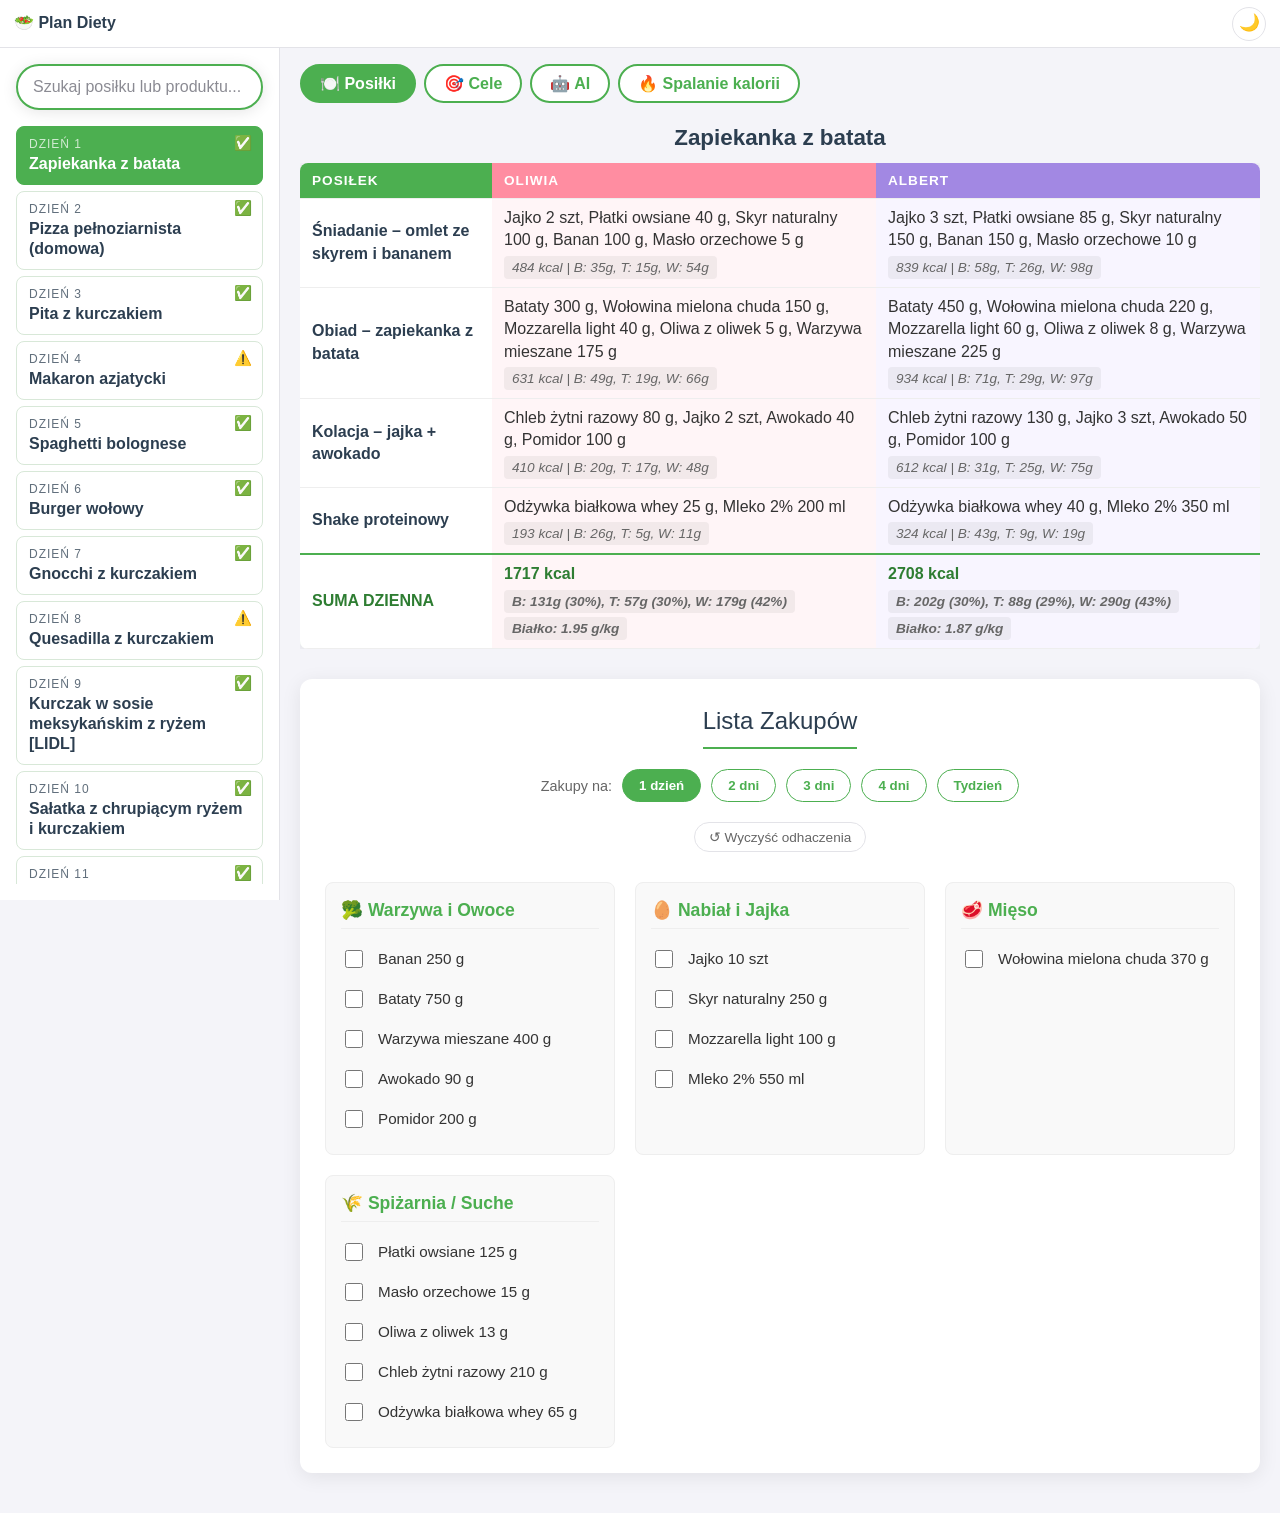
<file: index.html>
<!DOCTYPE html>
<html lang="pl">
<head>
    <meta charset="UTF-8">
    <meta name="viewport" content="width=device-width, initial-scale=1.0">
    <title>Plan Diety - Oliwia i Albert (v2.0)</title>
    <script>
        // Ustawia motyw przed pierwszym malowaniem, żeby uniknąć mignięcia jasnego tła.
        (function () {
            var stored = null;
            try { stored = localStorage.getItem('hit-macros-theme'); } catch (e) {}
            var dark = stored
                ? stored === 'dark'
                : (window.matchMedia && window.matchMedia('(prefers-color-scheme: dark)').matches);
            document.documentElement.setAttribute('data-theme', dark ? 'dark' : 'light');
        })();
    </script>
    <link rel="stylesheet" href="style.css">
</head>
<body>

    <header class="topbar">
        <button class="hamburger" id="sidebar-toggle" aria-expanded="false" aria-controls="day-list" onclick="toggleSidebar()">☰</button>
        <span class="topbar-title">🥗 Plan Diety</span>
        <span class="topbar-spacer"></span>
        <button class="theme-toggle" id="theme-toggle" onclick="toggleTheme()" aria-label="Przełącz motyw" title="Przełącz motyw">🌙</button>
    </header>

    <div class="layout">
        <aside class="sidebar" id="sidebar">
            <div class="search-container">
                <input type="text" id="meal-search" placeholder="Szukaj posiłku lub produktu..." oninput="searchMeals()">
                <div id="search-results" class="search-results"></div>
            </div>

            <nav class="day-list" id="day-list">
                <!-- Generowane dynamicznie przez JS -->
            </nav>
        </aside>

        <main class="main">
            <nav class="tabs">
                <button class="tab-btn active" id="tab-btn-meals" onclick="switchTab('meals')">🍽️ Posiłki</button>
                <button class="tab-btn" id="tab-btn-cele" onclick="switchTab('cele')">🎯 Cele</button>
                <button class="tab-btn" id="tab-btn-ai" onclick="switchTab('ai')">🤖 AI</button>
                <button class="tab-btn" id="tab-btn-burn" onclick="switchTab('burn')">🔥 Spalanie kalorii</button>
            </nav>

            <section class="tab-panel active" id="tab-meals">
                <h1 id="page-title">Zapiekanka z batata</h1>

                <div class="table-container" id="meals-container">
                    <!-- Generowane dynamicznie przez JS -->
                </div>

                <div class="shopping-list-container">
                    <div class="shopping-list-header">
                        <div class="shopping-list-title" id="shopping-title">Lista Zakupów (Dzień 1)</div>
                        <div class="multiplier-controls">
                            <span class="multiplier-label">Zakupy na:</span>
                            <button onclick="updateMultiplier(1)" class="multiplier-btn active" id="mul-1">1 dzień</button>
                            <button onclick="updateMultiplier(2)" class="multiplier-btn" id="mul-2">2 dni</button>
                            <button onclick="updateMultiplier(3)" class="multiplier-btn" id="mul-3">3 dni</button>
                            <button onclick="updateMultiplier(4)" class="multiplier-btn" id="mul-4">4 dni</button>
                            <button onclick="updateMultiplier(7)" class="multiplier-btn" id="mul-7">Tydzień</button>
                        </div>
                        <!-- Osobna linia, nie szósty przycisk w rzędzie mnożnika: ten rząd
                             nie ma flex-wrap i na 360 px jest już ciasny. -->
                        <div class="shop-reset-row">
                            <button class="shop-reset-btn" onclick="resetShopChecks()"
                                    title="Czyści tylko listę dnia, który teraz widzisz">↺ Wyczyść odhaczenia</button>
                        </div>
                    </div>
                    <div id="shopping-grid" class="shopping-grid">
                        <!-- Generowane dynamicznie przez JS -->
                    </div>
                </div>
            </section>

            <section class="tab-panel" id="tab-cele">
                <h3 class="section-heading">📏 Pomiary tygodniowe</h3>

                <!-- Wiersze żyją w measurements.json na gałęzi main, nie w tym pliku:
                     odczyt idzie z GitHuba (bez tokenu — z Pages), zapis przez Contents API
                     z tokenem wklejonym w przeglądarce. Bez tokenu zakładka jest podglądem.
                     Domyślnie widok wykresów; przycisk przełącza na tabelę, gdzie klik
                     w komórkę = edycja, a ✕ = usunięcie wiersza. -->
                <div class="meas-toolbar">
                    <button class="meas-btn" onclick="loadMeasurements()">↻ Odśwież</button>
                    <button class="meas-btn" id="meas-view-btn" onclick="toggleMeasView()">📋 Tabelka</button>
                    <button class="meas-btn" id="meas-connect-btn" onclick="onMeasConnectClick()">🔑 Podaj token</button>
                </div>

                <!-- Pole tokenu jest w markupie od razu, tylko schowane — dzięki temu
                     nie budujemy go z JS i nie gubimy wpisanej wartości przy przerysowaniu. -->
                <div class="meas-token-row" id="meas-token-row" hidden>
                    <input type="password" id="meas-token-input" class="meas-token-input"
                           placeholder="fine-grained PAT — tylko to repo, Contents: Read and write"
                           autocomplete="off" onkeydown="onMeasTokenKey(event)">
                    <button class="meas-btn" onclick="saveMeasToken()">Połącz</button>
                </div>

                <div class="meas-status" id="measurements-status"></div>
                <p class="meas-hint" id="meas-hint" hidden>
                    Podgląd — pomiary są publiczne, ale żeby je edytować, podaj token GitHuba.
                </p>

                <!-- Widok trzyma się w data-view na wspólnym rodzicu — CSS chowa jeden
                     z dwóch bloków, więc markupu nie trzeba duplikować ani generować. -->
                <div class="targets-container" id="meas-views" data-view="charts">
                    <div class="target-card oliwia">
                        <h3>Oliwia</h3>
                        <div class="meas-charts" id="meas-charts-oliwia"></div>
                        <div class="meas-table-view">
                            <div class="table-container">
                                <table class="measurements-table">
                                    <thead>
                                        <tr>
                                            <th>Tydzień</th><th>Waga (kg)</th><th>Talia (cm)</th><th>Brzuch (cm)</th>
                                            <th>Udo (cm)</th><th>Klatka (cm)</th><th>Biceps (cm)</th><th></th>
                                        </tr>
                                    </thead>
                                    <tbody id="measurements-oliwia"></tbody>
                                </table>
                            </div>
                            <button class="meas-btn add" onclick="addMeasurementRow('Oliwia')">＋ Dodaj tydzień</button>
                        </div>
                    </div>
                    <div class="target-card albert">
                        <h3>Albert</h3>
                        <div class="meas-charts" id="meas-charts-albert"></div>
                        <div class="meas-table-view">
                            <div class="table-container">
                                <table class="measurements-table">
                                    <thead>
                                        <tr>
                                            <th>Tydzień</th><th>Waga (kg)</th><th>Talia (cm)</th><th>Brzuch (cm)</th>
                                            <th>Udo (cm)</th><th>Klatka (cm)</th><th>Biceps (cm)</th><th></th>
                                        </tr>
                                    </thead>
                                    <tbody id="measurements-albert"></tbody>
                                </table>
                            </div>
                            <button class="meas-btn add" onclick="addMeasurementRow('Albert')">＋ Dodaj tydzień</button>
                        </div>
                    </div>
                </div>

                <h3 class="section-heading">🎯 Aktualne makro</h3>

                <div class="targets-container">
                    <div class="target-card oliwia">
                        <h3>Oliwia</h3>
                        <div class="target-grid">
                            <div class="target-item"><span class="target-label">Kalorie</span><span class="target-value">1800 kcal</span></div>
                            <div class="target-item"><span class="target-label">Białko</span><span class="target-value">131g (29%)</span></div>
                            <div class="target-item"><span class="target-label">Tłuszcze</span><span class="target-value">60g (30%)</span></div>
                            <div class="target-item"><span class="target-label">Węglowodany</span><span class="target-value">185g (41%)</span></div>
                        </div>
                    </div>
                    <div class="target-card albert">
                        <h3>Albert</h3>
                        <div class="target-grid">
                            <div class="target-item"><span class="target-label">Kalorie</span><span class="target-value">2800 kcal</span></div>
                            <div class="target-item"><span class="target-label">Białko</span><span class="target-value">182g (26%)</span></div>
                            <div class="target-item"><span class="target-label">Tłuszcze</span><span class="target-value">81g (26%)</span></div>
                            <div class="target-item"><span class="target-label">Węglowodany</span><span class="target-value">336g (48%)</span></div>
                        </div>
                    </div>
                </div>
            </section>

            <section class="tab-panel" id="tab-ai">
                <div class="ai-toolkit">
                    <span class="ai-toolkit-title">🤖 AI Diet Assistant Toolkit</span>
                    <div class="ai-btn-group">
                        <button onclick="copyPrompt('audit')" class="ai-btn" id="copy-audit-btn">📋 Audyt i Weryfikacja</button>
                        <button onclick="copyPrompt('balance')" class="ai-btn secondary" id="copy-balance-btn">⚖️ Optymalizacja Kalorii</button>
                    </div>

                    <div class="ai-guide">
                        <h4>Jak korzystać z AI Toolkit?</h4>
                        <p>Wybierz odpowiednie narzędzie w zależności od celu:</p>
                        <ul>
                            <li><b class="tag-green">Audyt i Weryfikacja:</b> Użyj, gdy chcesz sprawdzić, czy dane w pliku są poprawne matematycznie i zgodne z kalkulatorkalorii.net.</li>
                            <li><b class="tag-blue">Optymalizacja Kalorii:</b> Użyj, gdy chcesz dopasować posiłki do celu (Oliwia: 1800 kcal, Albert: 2800 kcal). AI zaproponuje zmiany gramatur.</li>
                            <li><b>Krok po kroku:</b> Kopiuj prompt → Załącz plik dieta.html → Napisz który dzień sprawdzić.</li>
                        </ul>
                    </div>
                </div>
            </section>

            <section class="tab-panel" id="tab-burn">
                <h3 class="section-heading">🔥 Spalanie kalorii</h3>
                <p class="burn-hint">Kliknij lub dotknij ekranu, żeby skakać (na klawiaturze: spacja).</p>

                <!-- Gra siedzi w iframe, bo ma własne, pełnoekranowe style
                     (html,body{position:fixed;overflow:hidden}), które rozsadziłyby układ apki. -->
                <iframe class="game-frame" src="5groszy.html" title="Olek 5 Groszy" loading="lazy"></iframe>
            </section>
        </main>
    </div>

    <div class="sidebar-backdrop" id="sidebar-backdrop" onclick="toggleSidebar()"></div>

    <script src="data.js"></script>
    <script src="script.js"></script>
</body>
</html>
</file>
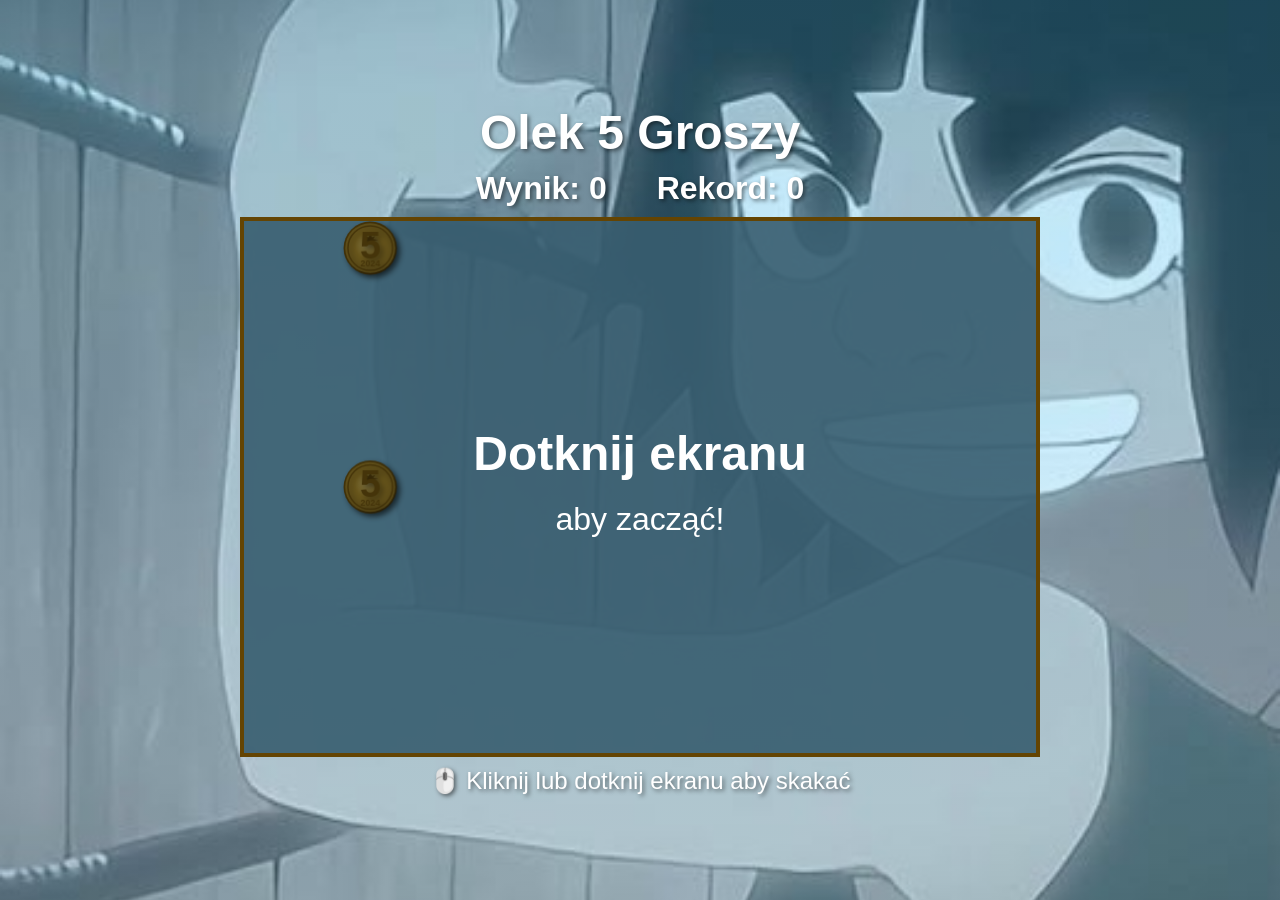
<file: 5groszy.html>
<!DOCTYPE html>
<html lang="pl">
<head>
    <meta charset="UTF-8">
    <meta name="viewport" content="width=device-width, initial-scale=1.0, maximum-scale=1.0, user-scalable=no">
    <title>Olek 5 Groszy</title>
    <style>
        * {
            margin: 0;
            padding: 0;
            box-sizing: border-box;
            -webkit-tap-highlight-color: transparent;
            -webkit-touch-callout: none;
            -webkit-user-select: none;
            user-select: none;
        }
        html, body {
            width: 100%;
            height: 100%;
            overflow: hidden;
            position: fixed;
        }
        body {
            font-family: Arial, sans-serif;
            display: flex;
            flex-direction: column;
            align-items: center;
            justify-content: center;
            background: linear-gradient(to bottom, #38bdf8, #7dd3fc);
            background-image: url('mightguy.jpg');
            background-size: cover;
            background-position: center;
            background-repeat: no-repeat;
            background-attachment: fixed;
        }
        body::before {
            content: '';
            position: fixed;
            top: 0;
            left: 0;
            width: 100%;
            height: 100%;
            background: linear-gradient(to bottom, rgba(56, 189, 248, 0.3), rgba(125, 211, 252, 0.3));
            pointer-events: none;
            z-index: 0;
        }
        .header {
            margin-bottom: 10px;
            text-align: center;
            z-index: 10;
            position: relative;
            text-shadow: 2px 2px 4px rgba(0, 0, 0, 0.5);
        }
        h1 {
            font-size: clamp(24px, 6vw, 48px);
            color: white;
            margin-bottom: 10px;
        }
        .scores {
            display: flex;
            gap: clamp(20px, 5vw, 50px);
            font-size: clamp(16px, 4vw, 32px);
            color: white;
            font-weight: bold;
        }
        .game-wrapper {
            position: relative;
            width: 90vw;
            max-width: 800px;
            height: 60vh;
            max-height: 600px;
            /* 250px (zamiast 400) - w iframe apki na telefonie mieści się wtedy
               cała gra razem z nagłówkiem i instrukcją. */
            min-height: 250px;
            z-index: 10;
        }
        .game-container {
            position: absolute;
            top: 0;
            left: 0;
            width: 100%;
            height: 100%;
        }
        #gameCanvas {
            border: 4px solid #ca8a04;
            background: rgba(125, 211, 252, 0.8);
            width: 100%;
            height: 100%;
            display: block;
            position: absolute;
            top: 0;
            left: 0;
        }
        #touchArea {
            position: absolute;
            top: 0;
            left: 0;
            width: 100%;
            height: 100%;
            z-index: 50;
            cursor: pointer;
        }
        .instructions {
            margin-top: 10px;
            color: white;
            font-size: clamp(14px, 3vw, 24px);
            text-align: center;
            z-index: 10;
            position: relative;
            text-shadow: 2px 2px 4px rgba(0, 0, 0, 0.5);
        }
        .overlay {
            position: absolute;
            top: 0;
            left: 0;
            width: 100%;
            height: 100%;
            background: rgba(0, 0, 0, 0.5);
            display: flex;
            flex-direction: column;
            align-items: center;
            justify-content: center;
            color: white;
            z-index: 100;
            pointer-events: auto;
        }
        .overlay h2 {
            font-size: clamp(28px, 6vw, 48px);
            margin-bottom: 20px;
        }
        .overlay p {
            font-size: clamp(18px, 4vw, 32px);
            margin-bottom: 10px;
        }
        .overlay button {
            padding: clamp(10px, 2vh, 15px) clamp(20px, 5vw, 40px);
            background: #eab308;
            color: white;
            border: none;
            border-radius: 10px;
            font-size: clamp(18px, 4vw, 28px);
            font-weight: bold;
            cursor: pointer;
            margin-top: 20px;
        }
        .overlay button:active {
            background: #a16207;
        }
    </style>
</head>
<body>

<div class="header">
    <h1>Olek 5 Groszy</h1>
    <div class="scores">
        <div>Wynik: <span id="score">0</span></div>
        <div>Rekord: <span id="highScore">0</span></div>
    </div>
</div>

<div class="game-wrapper">
    <div class="game-container">
        <canvas id="gameCanvas"></canvas>
        <div id="touchArea"></div>
        <div id="overlay" class="overlay">
            <h2>Dotknij ekranu</h2>
            <p>aby zacząć!</p>
        </div>
    </div>
</div>

<div class="instructions">
    <p>🖱️ Kliknij lub dotknij ekranu aby skakać</p>
</div>

<!-- 🎵 MUZYKA – JEDYNY DODATEK -->
<!-- preload="none": plik nie ciągnie się przy starcie apki, dopiero play() przy pierwszym skoku. -->
<audio id="bgMusic" loop preload="none">
    <source src="https://foldr.space/f/PV9Ml3YJ58Daq8ZX/naruto-might-guy-theme-videoo.info.mp3" type="audio/mpeg">
</audio>

<script>
        const canvas = document.getElementById('gameCanvas');
        const ctx = canvas.getContext('2d');
        const overlay = document.getElementById('overlay');
        const touchArea = document.getElementById('touchArea');
        const scoreEl = document.getElementById('score');
        const highScoreEl = document.getElementById('highScore');
        const gameWrapper = document.querySelector('.game-wrapper');

        /* 🎵 MUZYKA */
        const bgMusic = document.getElementById('bgMusic');
        let musicStarted = false;

        function resizeCanvas() {
            const rect = gameWrapper.getBoundingClientRect();
            canvas.width = rect.width;
            canvas.height = rect.height;
            updateGameConstants();
            if (!gameStarted) {
                drawCoin();
            }
        }

        let GRAVITY, JUMP_STRENGTH, PIPE_WIDTH, PIPE_GAP, PIPE_SPEED, COIN_SIZE;

        function updateGameConstants() {
            const scale = canvas.width / 800;
            GRAVITY = 0.5 * scale;
            JUMP_STRENGTH = -8 * scale;
            PIPE_WIDTH = 60 * scale;
            PIPE_GAP = 180 * scale;
            PIPE_SPEED = 3 * scale;
            COIN_SIZE = 55 * scale;
        }

        let gameStarted = false;
        let gameOver = false;
        let coinY = 0;
        let coinVelocity = 0;
        let pipes = [];
        let score = 0;
        let highScore = 0;
        let animationId;

        function initCoinPosition() {
            coinY = canvas.height / 2 - COIN_SIZE / 2;
        }

        function drawCoin() {
            ctx.save();
            ctx.shadowColor = 'rgba(0, 0, 0, 0.4)';
            ctx.shadowBlur = 6;
            ctx.shadowOffsetX = 3;
            ctx.shadowOffsetY = 3;

            const centerX = 100 * (canvas.width / 800) + COIN_SIZE / 2;
            const centerY = coinY + COIN_SIZE / 2;
            const radius = COIN_SIZE / 2;

            const gradient = ctx.createRadialGradient(
                centerX - radius * 0.15, centerY - radius * 0.15, 0,
                centerX, centerY, radius * 1.2
            );
            gradient.addColorStop(0, '#ffe680');
            gradient.addColorStop(0.4, '#d4af37');
            gradient.addColorStop(1, '#aa8c2d');

            ctx.fillStyle = '#8b6914';
            ctx.beginPath();
            ctx.arc(centerX, centerY, radius * 0.98, 0, Math.PI * 2);
            ctx.fill();

            ctx.fillStyle = gradient;
            ctx.beginPath();
            ctx.arc(centerX, centerY, radius * 0.92, 0, Math.PI * 2);
            ctx.fill();

            ctx.strokeStyle = '#8b6914';
            ctx.lineWidth = 1.5;
            ctx.beginPath();
            ctx.arc(centerX, centerY, radius * 0.82, 0, Math.PI * 2);
            ctx.stroke();

            ctx.fillStyle = '#8b6914';
            ctx.beginPath();
            ctx.moveTo(centerX, centerY - radius * 0.5);
            ctx.lineTo(centerX - 2, centerY - radius * 0.4);
            ctx.lineTo(centerX - 5, centerY - radius * 0.45);
            ctx.lineTo(centerX - 3, centerY - radius * 0.34);
            ctx.lineTo(centerX - 8, centerY - radius * 0.3);
            ctx.lineTo(centerX - 3, centerY - radius * 0.26);
            ctx.lineTo(centerX - 5, centerY - radius * 0.16);
            ctx.lineTo(centerX, centerY - radius * 0.24);
            ctx.lineTo(centerX + 5, centerY - radius * 0.16);
            ctx.lineTo(centerX + 3, centerY - radius * 0.26);
            ctx.lineTo(centerX + 8, centerY - radius * 0.3);
            ctx.lineTo(centerX + 3, centerY - radius * 0.34);
            ctx.lineTo(centerX + 5, centerY - radius * 0.45);
            ctx.lineTo(centerX + 2, centerY - radius * 0.4);
            ctx.closePath();
            ctx.fill();

            ctx.fillStyle = '#8b6914';
            ctx.font = `bold ${38 * (COIN_SIZE / 55)}px Arial`;
            ctx.textAlign = 'center';
            ctx.textBaseline = 'middle';
            ctx.fillText('5', centerX, centerY);

            ctx.font = `bold ${9 * (COIN_SIZE / 55)}px Arial`;
            ctx.fillText('2024', centerX, centerY + radius * 0.6);

            ctx.restore();
        }

        function drawPipes() {
            pipes.forEach(pipe => {
                ctx.fillStyle = '#16a34a';
                ctx.strokeStyle = '#166534';
                ctx.lineWidth = 4;
                ctx.fillRect(pipe.x, 0, PIPE_WIDTH, pipe.gapY);
                ctx.strokeRect(pipe.x, 0, PIPE_WIDTH, pipe.gapY);
                ctx.fillRect(pipe.x, pipe.gapY + PIPE_GAP, PIPE_WIDTH, canvas.height - (pipe.gapY + PIPE_GAP));
                ctx.strokeRect(pipe.x, pipe.gapY + PIPE_GAP, PIPE_WIDTH, canvas.height - (pipe.gapY + PIPE_GAP));
            });
        }

        function jump() {
            /* ▶️ START MUZYKI */
            if (!musicStarted) {
                bgMusic.volume = 0.4;
                bgMusic.play().catch(() => {});
                musicStarted = true;
            }

            if (!gameStarted) {
                gameStarted = true;
                overlay.style.display = 'none';
                touchArea.style.pointerEvents = 'auto';
                gameLoop();
                return;
            }
            if (gameOver) return;
            coinVelocity = JUMP_STRENGTH;
        }

        function endGame() {
            gameOver = true;

            /* ⏹️ STOP MUZYKI */
            bgMusic.pause();
            bgMusic.currentTime = 0;
            musicStarted = false;

            if (score > highScore) {
                highScore = score;
                highScoreEl.textContent = highScore;
            }

            touchArea.style.pointerEvents = 'none';
            overlay.innerHTML = `
                <h2>Koniec Gry!</h2>
                <p>Wynik: ${score}</p>
                <p>Rekord: ${highScore}</p>
                <button id="restartBtn">Zagraj ponownie</button>
            `;
            overlay.style.display = 'flex';

            setTimeout(() => {
                const btn = document.getElementById('restartBtn');
                btn.onclick = resetGame;
                btn.ontouchend = resetGame;
            }, 100);

            cancelAnimationFrame(animationId);
        }

        function resetGame(e) {
            if (e) {
                e.preventDefault();
                e.stopPropagation();
            }

            initCoinPosition();
            coinVelocity = 0;
            pipes = [];
            score = 0;
            gameOver = false;
            gameStarted = false;
            scoreEl.textContent = '0';
            overlay.innerHTML = `
                <h2>Dotknij ekranu</h2>
                <p>aby zacząć!</p>
            `;
            overlay.style.display = 'flex';
            touchArea.style.pointerEvents = 'none';
            ctx.clearRect(0, 0, canvas.width, canvas.height);
            drawCoin();
        }

        let lastPipeTime = 0;
        function gameLoop(timestamp = 0) {
            if (!gameStarted || gameOver) return;

            ctx.clearRect(0, 0, canvas.width, canvas.height);
            coinVelocity += GRAVITY;
            coinY += coinVelocity;

            if (coinY > canvas.height - COIN_SIZE - 10 || coinY < 0) {
                endGame();
                return;
            }

            if (timestamp - lastPipeTime > 2000) {
                const maxGapY = canvas.height - PIPE_GAP - 80;
                const minGapY = 50;
                const gapY = Math.random() * (maxGapY - minGapY) + minGapY;
                pipes.push({
                    x: canvas.width,
                    gapY: gapY,
                    scored: false
                });
                lastPipeTime = timestamp;
            }

            pipes = pipes.filter(pipe => {
                pipe.x -= PIPE_SPEED;
                const coinLeft = 100 * (canvas.width / 800);
                const coinRight = coinLeft + COIN_SIZE;
                const coinTop = coinY;
                const coinBottom = coinY + COIN_SIZE;
                const pipeLeft = pipe.x;
                const pipeRight = pipe.x + PIPE_WIDTH;

                if (coinRight > pipeLeft && coinLeft < pipeRight) {
                    if (coinTop < pipe.gapY || coinBottom > pipe.gapY + PIPE_GAP) {
                        endGame();
                        return false;
                    }
                }

                if (!pipe.scored && pipe.x + PIPE_WIDTH < coinLeft) {
                    pipe.scored = true;
                    score++;
                    scoreEl.textContent = score;
                }

                return pipe.x > -PIPE_WIDTH;
            });

            drawPipes();
            drawCoin();
            animationId = requestAnimationFrame(gameLoop);
        }

        touchArea.addEventListener('mousedown', jump);
        touchArea.addEventListener('touchstart', (e) => {
            e.preventDefault();
            jump();
        }, { passive: false });

        overlay.addEventListener('mousedown', jump);
        overlay.addEventListener('touchstart', (e) => {
            e.preventDefault();
            jump();
        }, { passive: false });

        document.addEventListener('keydown', (e) => {
            if (e.code === 'Space') {
                e.preventDefault();
                jump();
            }
        });

        document.addEventListener('touchmove', (e) => {
            e.preventDefault();
        }, { passive: false });

        window.addEventListener('resize', resizeCanvas);
        window.addEventListener('orientationchange', () => {
            setTimeout(resizeCanvas, 100);
        });

        resizeCanvas();
        initCoinPosition();
        drawCoin();
        touchArea.style.pointerEvents = 'none';
</script>
</body>
</html>
</file>
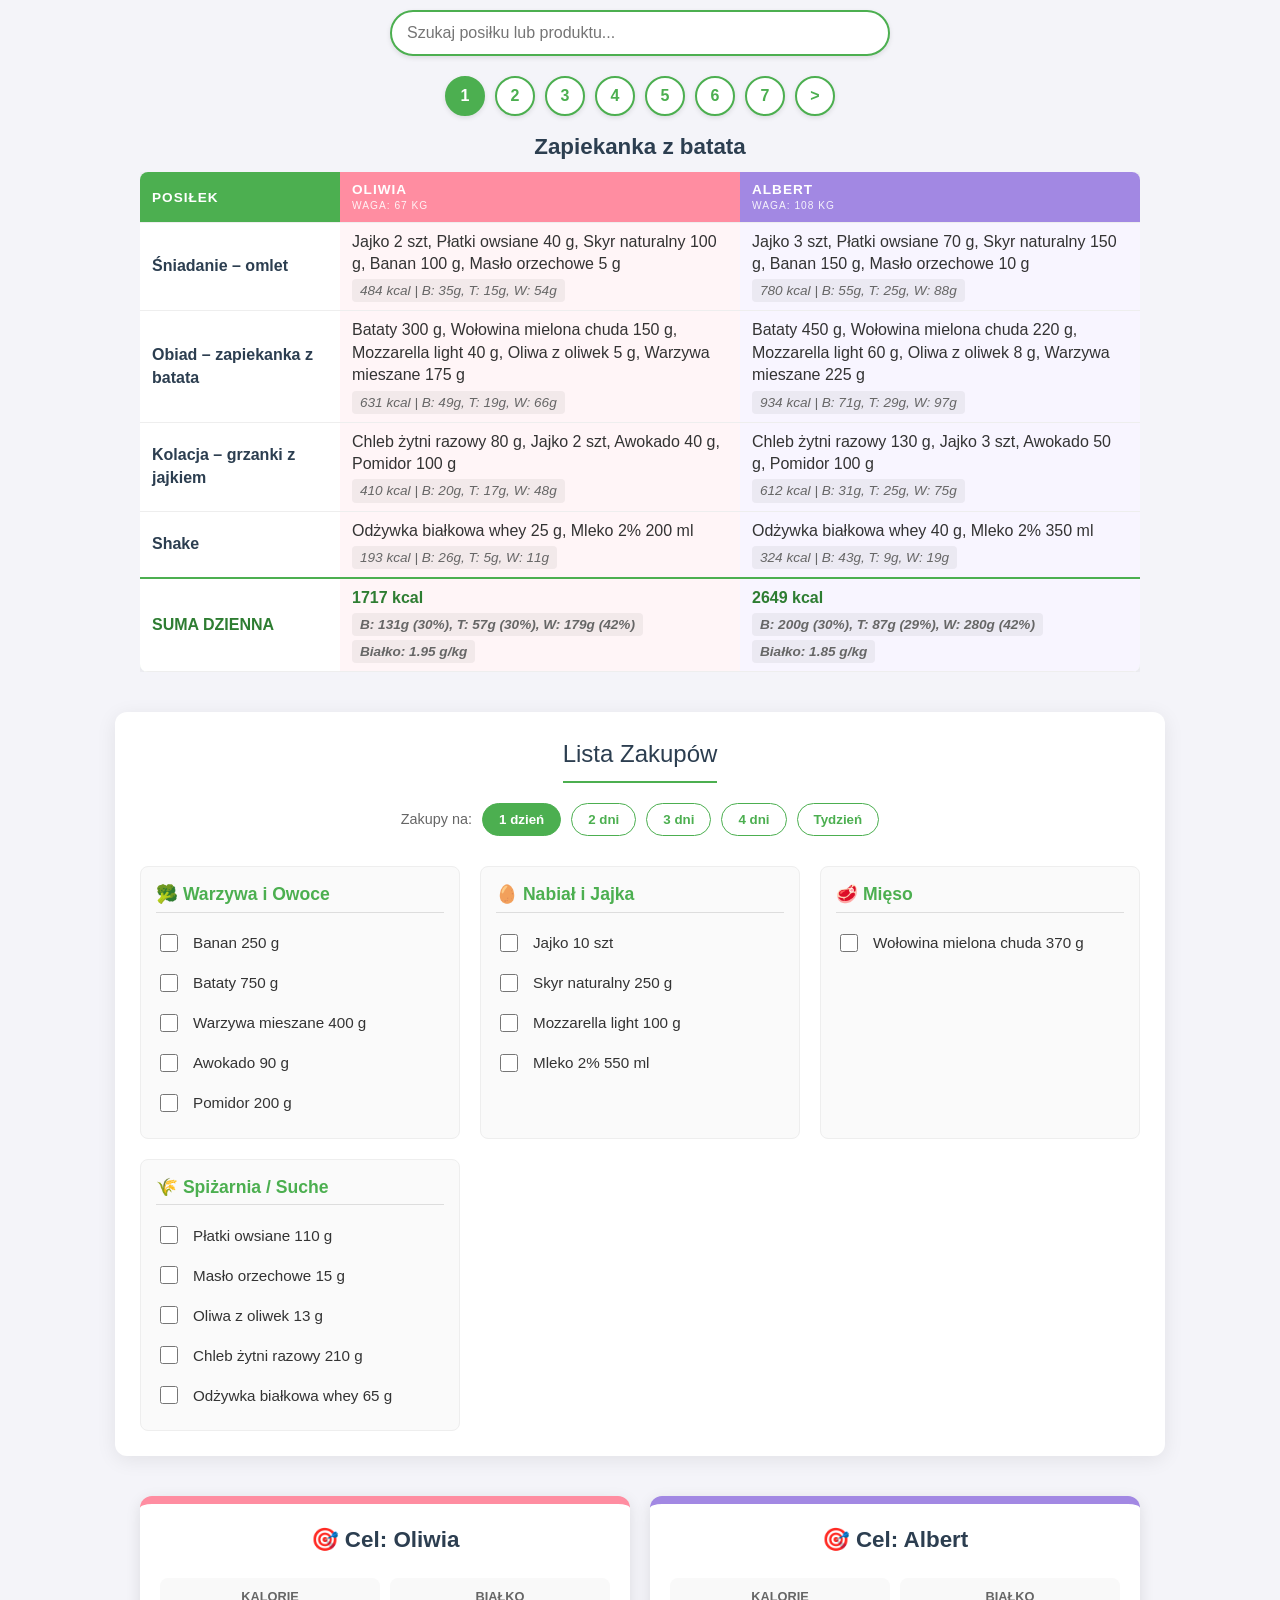
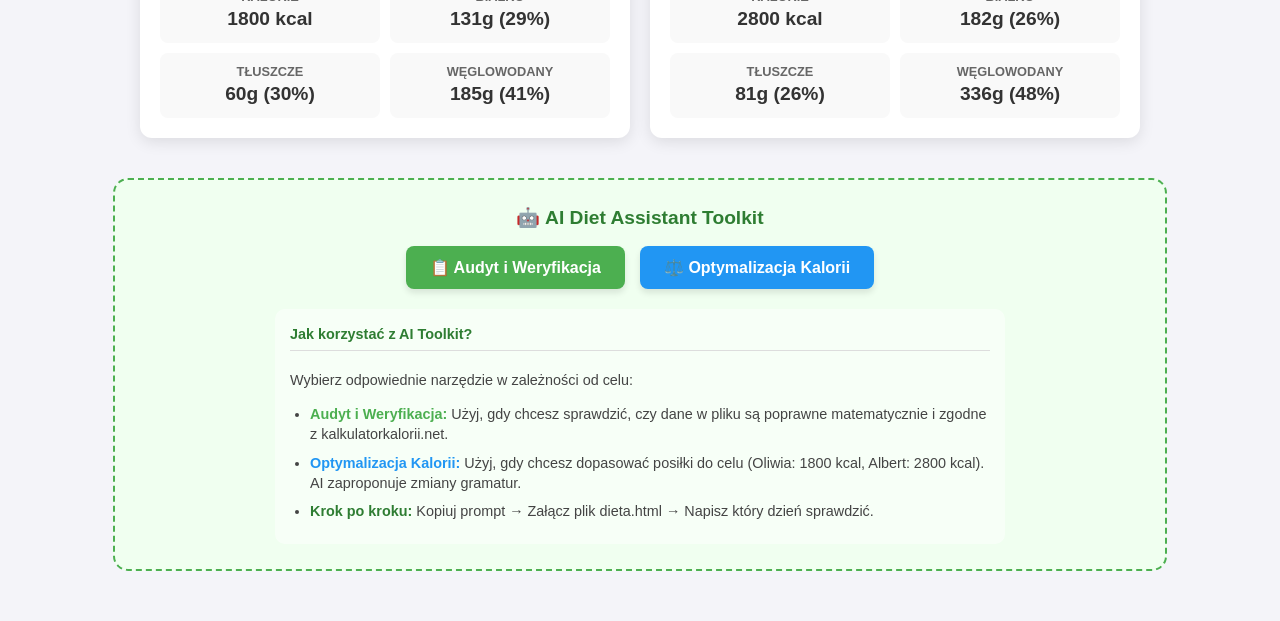
<file: dieta_v2.0.html>
<!DOCTYPE html>
<html lang="pl">
<head>
    <meta charset="UTF-8">
    <meta name="viewport" content="width=device-width, initial-scale=1.0">
    <title>Plan Diety - Oliwia i Albert (v2.0)</title>
    <style>
        body {
            font-family: 'Segoe UI', Tahoma, Geneva, Verdana, sans-serif;
            line-height: 1.4;
            margin: 0;
            padding: 10px;
            background-color: #f4f4f9;
            color: #333;
        }
        h1 {
            text-align: center;
            color: #2c3e50;
            margin-bottom: 10px;
            font-size: 1.4em;
        }
        .table-container {
            width: 100%;
            overflow-x: auto;
            -webkit-overflow-scrolling: touch;
            margin: 0 auto;
            max-width: 1000px;
        }
        table {
            width: 100%;
            border-collapse: collapse;
            background: #fff;
            box-shadow: 0 2px 15px rgba(0,0,0,0.1);
            border-radius: 8px;
            overflow: hidden;
            min-width: 600px;
        }
        th, td {
            padding: 8px 12px;
            text-align: left;
            border-bottom: 1px solid #eee;
        }
        th {
            color: white;
            text-transform: uppercase;
            font-size: 0.85em;
            letter-spacing: 1px;
        }
        th:nth-child(2) { background-color: #ff8da1; }
        td:nth-child(2) { background-color: #fff5f7; }
        th:nth-child(3) { background-color: #a288e3; }
        td:nth-child(3) { background-color: #f8f5ff; }

        tr:hover td { filter: brightness(0.95); }

        .meal-name {
            font-weight: bold;
            color: #2c3e50;
            width: 20%;
            background-color: #fff;
        }
        .macros {
            display: block;
            margin-top: 4px;
            font-size: 0.85em;
            color: #666;
            font-style: italic;
            background: rgba(0,0,0,0.05);
            padding: 2px 8px;
            border-radius: 4px;
            width: fit-content;
        }
        .total-row {
            font-weight: bold;
            color: #2e7d32;
            background-color: #e8f5e9 !important;
        }
        .total-row td { border-top: 2px solid #4CAF50; }
        .weight-info {
            display: block;
            font-size: 0.75em;
            font-weight: normal;
            opacity: 0.9;
        }

        .nav-container {
            display: flex;
            justify-content: center;
            gap: 10px;
            margin-top: 10px;
            margin-bottom: 15px;
            flex-wrap: wrap;
        }
        .nav-button {
            width: 40px;
            height: 40px;
            display: flex;
            align-items: center;
            justify-content: center;
            background-color: #fff;
            border: 2px solid #4CAF50;
            color: #4CAF50;
            cursor: pointer;
            border-radius: 50%;
            font-weight: bold;
            transition: all 0.3s ease;
            font-size: 1em;
            box-shadow: 0 2px 5px rgba(0,0,0,0.1);
        }
        .nav-button:hover {
            background-color: #4CAF50;
            color: white;
            transform: translateY(-2px);
        }
        .nav-button.active {
            background-color: #4CAF50;
            color: white;
        }

        .day-section {
            display: none;
        }
        .day-section.active {
            display: block;
            animation: fadeIn 0.4s ease;
        }
        .day-section.active[data-dir="next"] {
            animation: slideInRight 0.4s ease;
        }
        .day-section.active[data-dir="prev"] {
            animation: slideInLeft 0.4s ease;
        }
        @keyframes fadeIn {
            from { opacity: 0; transform: translateY(10px); }
            to { opacity: 1; transform: translateY(0); }
        }
        @keyframes slideInRight {
            from { opacity: 0; transform: translateX(30px); }
            to { opacity: 1; transform: translateX(0); }
        }
        @keyframes slideInLeft {
            from { opacity: 0; transform: translateX(-30px); }
            to { opacity: 1; transform: translateX(0); }
        }

        .shopping-list-container {
            max-width: 1000px;
            margin: 40px auto;
            background: #fff;
            padding: 25px;
            border-radius: 12px;
            box-shadow: 0 4px 20px rgba(0,0,0,0.08);
        }
        .shopping-list-header {
            text-align: center;
            margin-bottom: 30px;
        }
        .shopping-list-title {
            color: #2c3e50;
            font-size: 1.5em;
            border-bottom: 2px solid #4CAF50;
            display: inline-block;
            padding-bottom: 10px;
            margin-bottom: 20px;
        }
        .multiplier-controls {
            display: flex;
            align-items: center;
            justify-content: center;
            gap: 10px;
            margin-bottom: 20px;
        }
        .multiplier-btn {
            padding: 8px 16px;
            border: 1px solid #4CAF50;
            background: white;
            color: #4CAF50;
            border-radius: 20px;
            cursor: pointer;
            font-weight: bold;
            transition: all 0.2s;
        }
        .multiplier-btn.active {
            background: #4CAF50;
            color: white;
        }
        .multiplier-label {
            font-size: 0.9em;
            color: #666;
        }
        .shopping-grid {
            display: grid;
            grid-template-columns: repeat(auto-fit, minmax(250px, 1fr));
            gap: 20px;
        }
        .category-box {
            border: 1px solid #eee;
            border-radius: 8px;
            padding: 15px;
            background-color: #fafafa;
        }
        .category-name {
            font-weight: bold;
            color: #4CAF50;
            margin-bottom: 10px;
            display: block;
            font-size: 1.1em;
            border-bottom: 1px solid #ddd;
            padding-bottom: 5px;
        }
        .category-items {
            list-style: none;
            padding: 0;
            margin: 0;
        }
        .category-items li {
            padding: 8px 0;
            font-size: 0.95em;
            transition: color 0.2s;
        }
        .shop-item-label {
            display: flex;
            align-items: center;
            gap: 12px;
            cursor: pointer;
            width: 100%;
        }
        .shop-check {
            width: 18px;
            height: 18px;
            cursor: pointer;
            accent-color: #4CAF50;
        }
        .item-text {
            flex: 1;
            transition: all 0.2s;
        }
        .shop-check:checked + .item-text {
            text-decoration: line-through;
            color: #aaa;
        }

        .targets-container {
            max-width: 1000px;
            margin: 40px auto;
            display: grid;
            grid-template-columns: repeat(auto-fit, minmax(300px, 1fr));
            gap: 20px;
            padding: 0 20px;
        }
        .target-card {
            background: #fff;
            border-radius: 12px;
            padding: 20px;
            box-shadow: 0 4px 15px rgba(0,0,0,0.1);
            border-top: 8px solid;
        }
        .target-card.oliwia { border-color: #ff8da1; }
        .target-card.albert { border-color: #a288e3; }
        .target-card h3 {
            margin-top: 0;
            text-align: center;
            color: #2c3e50;
            font-size: 1.4em;
        }
        .target-grid {
            display: grid;
            grid-template-columns: repeat(2, 1fr);
            gap: 10px;
            margin-top: 15px;
        }
        .target-item {
            background: #f9f9f9;
            padding: 10px;
            border-radius: 8px;
            text-align: center;
        }
        .target-label {
            display: block;
            font-size: 0.8em;
            color: #666;
            text-transform: uppercase;
            font-weight: bold;
        }
        .target-value {
            display: block;
            font-size: 1.2em;
            font-weight: bold;
            color: #333;
        }

        .verification-stamp {
            display: block;
            text-align: center;
            margin: -10px auto 30px auto;
            padding: 10px 20px;
            border: 3px double #4CAF50;
            border-radius: 10px;
            background-color: #f9fff9;
            color: #2e7d32;
            font-size: 0.9em;
            font-weight: bold;
            width: fit-content;
            transform: rotate(-1deg);
            box-shadow: 2px 2px 0px #4CAF50;
            text-decoration: none;
            transition: transform 0.2s;
        }
        .verification-stamp:hover {
            transform: rotate(0deg) scale(1.05);
        }
        .verification-stamp a {
            color: #2e7d32;
            text-decoration: underline;
        }

        .ai-toolkit {
            max-width: 1000px;
            margin: 40px auto;
            padding: 25px;
            border: 2px dashed #4CAF50;
            border-radius: 15px;
            background-color: #f0fff0;
            text-align: center;
            font-family: 'Segoe UI', sans-serif;
        }
        .ai-toolkit-title {
            color: #2e7d32;
            font-weight: bold;
            margin-bottom: 15px;
            display: block;
            font-size: 1.2em;
        }
        .ai-btn-group {
            display: flex;
            justify-content: center;
            gap: 15px;
            margin-bottom: 20px;
            flex-wrap: wrap;
        }
        .ai-btn {
            padding: 12px 24px;
            background-color: #4CAF50;
            color: white;
            border: none;
            border-radius: 8px;
            cursor: pointer;
            font-weight: bold;
            transition: all 0.3s ease;
            box-shadow: 0 4px 6px rgba(0,0,0,0.1);
            font-size: 1em;
        }
        .ai-btn:hover {
            background-color: #388E3C;
            transform: translateY(-2px);
            box-shadow: 0 6px 8px rgba(0,0,0,0.15);
        }
        .ai-btn:active {
            transform: translateY(0);
        }
        .ai-btn.secondary {
            background-color: #2196F3;
        }
        .ai-btn.secondary:hover {
            background-color: #1976D2;
        }
        .ai-guide {
            text-align: left;
            font-size: 0.9em;
            color: #444;
            max-width: 700px;
            margin: 0 auto;
            padding: 15px;
            background: rgba(255,255,255,0.5);
            border-radius: 10px;
        }
        .ai-guide h4 {
            margin-top: 0;
            color: #2e7d32;
            font-size: 1em;
            border-bottom: 1px solid #ddd;
            padding-bottom: 5px;
        }
        .ai-guide ul {
            padding-left: 20px;
            margin-bottom: 0;
        }
        .ai-guide li {
            margin-bottom: 8px;
        }
        .ai-guide b {
            color: #2e7d32;
        }

        /* Wyszukiwarka */
        .search-container {
            max-width: 500px;
            margin: 0 auto 20px auto;
            position: relative;
            padding: 0 10px;
        }
        #meal-search {
            width: 100%;
            padding: 12px 15px;
            border: 2px solid #4CAF50;
            border-radius: 25px;
            font-size: 1em;
            outline: none;
            box-sizing: border-box;
            box-shadow: 0 2px 5px rgba(0,0,0,0.1);
        }
        .search-results {
            position: absolute;
            top: 50px;
            left: 10px;
            right: 10px;
            background: white;
            border-radius: 12px;
            box-shadow: 0 4px 15px rgba(0,0,0,0.15);
            z-index: 1000;
            max-height: 300px;
            overflow-y: auto;
            display: none;
        }
        .search-item {
            padding: 12px 15px;
            cursor: pointer;
            border-bottom: 1px solid #eee;
            transition: background 0.2s;
            display: flex;
            justify-content: space-between;
            align-items: center;
        }
        .search-item:last-child { border-bottom: none; }
        .search-item:hover { background-color: #f0fff0; }
        .search-item .day-tag {
            font-size: 0.8em;
            background: #e8f5e9;
            color: #2e7d32;
            padding: 2px 8px;
            border-radius: 10px;
            font-weight: bold;
        }

        @media (max-width: 600px) {
            body { padding: 10px; }
            h1 { font-size: 1.5em; }
            th, td { padding: 12px 10px; }
            .shopping-grid { grid-template-columns: 1fr; }
        }
    </style>
</head>
<body>

    <div class="search-container">
        <input type="text" id="meal-search" placeholder="Szukaj posiłku lub produktu..." oninput="searchMeals()">
        <div id="search-results" class="search-results"></div>
    </div>

    <div class="nav-container" id="nav-container">
    </div>

    <h1 id="page-title">Zapiekanka z batata</h1>

    <div class="table-container" id="meals-container">
        <!-- Generowane dynamicznie przez JS -->
    </div>

    <div class="shopping-list-container">
        <div class="shopping-list-header">
            <div class="shopping-list-title" id="shopping-title">Lista Zakupów (Dzień 1)</div>
            <div class="multiplier-controls">
                <span class="multiplier-label">Zakupy na:</span>
                <button onclick="updateMultiplier(1)" class="multiplier-btn active" id="mul-1">1 dzień</button>
                <button onclick="updateMultiplier(2)" class="multiplier-btn" id="mul-2">2 dni</button>
                <button onclick="updateMultiplier(3)" class="multiplier-btn" id="mul-3">3 dni</button>
                <button onclick="updateMultiplier(4)" class="multiplier-btn" id="mul-4">4 dni</button>
                <button onclick="updateMultiplier(7)" class="multiplier-btn" id="mul-7">Tydzień</button>
            </div>
        </div>
        <div id="shopping-grid" class="shopping-grid">
            <!-- Generowane dynamicznie przez JS -->
        </div>
    </div>

    <div class="targets-container">
        <div class="target-card oliwia">
            <h3>🎯 Cel: Oliwia</h3>
            <div class="target-grid">
                <div class="target-item"><span class="target-label">Kalorie</span><span class="target-value">1800 kcal</span></div>
                <div class="target-item"><span class="target-label">Białko</span><span class="target-value">131g (29%)</span></div>
                <div class="target-item"><span class="target-label">Tłuszcze</span><span class="target-value">60g (30%)</span></div>
                <div class="target-item"><span class="target-label">Węglowodany</span><span class="target-value">185g (41%)</span></div>
            </div>
        </div>
        <div class="target-card albert">
            <h3>🎯 Cel: Albert</h3>
            <div class="target-grid">
                <div class="target-item"><span class="target-label">Kalorie</span><span class="target-value">2800 kcal</span></div>
                <div class="target-item"><span class="target-label">Białko</span><span class="target-value">182g (26%)</span></div>
                <div class="target-item"><span class="target-label">Tłuszcze</span><span class="target-value">81g (26%)</span></div>
                <div class="target-item"><span class="target-label">Węglowodany</span><span class="target-value">336g (48%)</span></div>
            </div>
        </div>
    </div>

    <div class="ai-toolkit">
        <span class="ai-toolkit-title">🤖 AI Diet Assistant Toolkit</span>
        <div class="ai-btn-group">
            <button onclick="copyPrompt('audit')" class="ai-btn" id="copy-audit-btn">📋 Audyt i Weryfikacja</button>
            <button onclick="copyPrompt('balance')" class="ai-btn secondary" id="copy-balance-btn">⚖️ Optymalizacja Kalorii</button>
        </div>

        <div class="ai-guide">
            <h4>Jak korzystać z AI Toolkit?</h4>
            <p>Wybierz odpowiednie narzędzie w zależności od celu:</p>
            <ul>
                <li><b style="color: #4CAF50;">Audyt i Weryfikacja:</b> Użyj, gdy chcesz sprawdzić, czy dane w pliku są poprawne matematycznie i zgodne z kalkulatorkalorii.net.</li>
                <li><b style="color: #2196F3;">Optymalizacja Kalorii:</b> Użyj, gdy chcesz dopasować posiłki do celu (Oliwia: 1800 kcal, Albert: 2800 kcal). AI zaproponuje zmiany gramatur.</li>
                <li><b style="color: #2e7d32;">Krok po kroku:</b> Kopiuj prompt → Załącz plik dieta.html → Napisz który dzień sprawdzić.</li>
            </ul>
        </div>
    </div>

    <script>
        const productsCSV = `Name,Kcal,B,T,W
Jajko,145,14,10,0
Płatki owsiane,389,16.9,6.9,66.3
Skyr naturalny,64,12,0,4
Banan,89,1.1,0.2,22.8
Masło orzechowe,609,26,49,16
Bataty,86,2,0,20
Wołowina mielona chuda,148,21,7,0
Mozzarella light,157,19,8.5,1
Oliwa z oliwek,884,0,100,0
Warzywa mieszane,25,2,0,3
Chleb żytni razowy,227,5.9,1.7,51.2
Awokado,160,2,14.6,8.5
Pomidor,19,0.9,0.2,4.1
Odżywka białkowa whey,372,79,4,6
Mleko 2%,50,3.3,2,4.8
Pinsa pełnoziarnista,250,8,4,45
Szynka chuda,110,20,3,1
Passata pomidorowa,25,1,0,5
Kakao,300,25,15,50
Pita,260,9,3,50
Kurczak pierś,110,23,1,0
Jogurt naturalny,60,4,3,4
Ser feta,260,14,21,4
Twaróg chudy,90,18,0.5,4
Truskawki,32,1,0,8
Makaron pełnoziarnisty,350,12,2,70
Sos sojowy,50,8,0,5
Olej sezamowy,884,0,100,0
Tortilla,300,8,8,50
Parmezan,400,35,28,0
Chleb tostowy,260,8,4,48
Owoce mieszane,50,1,0,12
Rzodkiewka,16,1,0,3
Szczypiorek,30,3,0,5
Bułka burger,250,8,3,48
Ziemniaki,77,2,0,17
Sałata,15,1,0,3
Rukola,25,2,0,4
Owoce jagodowe,50,1,0,12
Gnocchi,150,4,1,30
Pesto,450,5,40,5
Papryka,30,1,0,6
Kukurydza,90,3,1,18
Salsa,40,1,0,8
Syrop klonowy bez cukru,20,0,0,5`;

        const categoriesCSV = `Product,Category
Bataty,🥦 Warzywa i Owoce
Banan,🥦 Warzywa i Owoce
Warzywa mieszane,🥦 Warzywa i Owoce
Awokado,🥦 Warzywa i Owoce
Pomidor,🥦 Warzywa i Owoce
Truskawki,🥦 Warzywa i Owoce
Owoce mieszane,🥦 Warzywa i Owoce
Rzodkiewka,🥦 Warzywa i Owoce
Szczypiorek,🥦 Warzywa i Owoce
Sałata,🥦 Warzywa i Owoce
Rukola,🥦 Warzywa i Owoce
Owoce jagodowe,🥦 Warzywa i Owoce
Papryka,🥦 Warzywa i Owoce
Kukurydza,🥦 Warzywa i Owoce
Salsa,🥦 Warzywa i Owoce
Ziemniaki,🥦 Warzywa i Owoce
Gnocchi,🥦 Warzywa i Owoce
Jajko,🥚 Nabiał i Jajka
Skyr naturalny,🥚 Nabiał i Jajka
Mozzarella light,🥚 Nabiał i Jajka
Mleko 2%,🥚 Nabiał i Jajka
Jogurt naturalny,🥚 Nabiał i Jajka
Ser feta,🥚 Nabiał i Jajka
Twaróg chudy,🥚 Nabiał i Jajka
Parmezan,🥚 Nabiał i Jajka
Wołowina mielona chuda,🥩 Mięso
Szynka chuda,🥩 Mięso
Kurczak pierś,🥩 Mięso
Płatki owsiane,🌾 Spiżarnia / Suche
Chleb żytni razowy,🌾 Spiżarnia / Suche
Masło orzechowe,🌾 Spiżarnia / Suche
Oliwa z oliwek,🌾 Spiżarnia / Suche
Odżywka białkowa whey,🌾 Spiżarnia / Suche
Pinsa pełnoziarnista,🌾 Spiżarnia / Suche
Passata pomidorowa,🌾 Spiżarnia / Suche
Kakao,🌾 Spiżarnia / Suche
Pita,🌾 Spiżarnia / Suche
Makaron pełnoziarnisty,🌾 Spiżarnia / Suche
Sos sojowy,🌾 Spiżarnia / Suche
Olej sezamowy,🌾 Spiżarnia / Suche
Tortilla,🌾 Spiżarnia / Suche
Chleb tostowy,🌾 Spiżarnia / Suche
Bułka burger,🌾 Spiżarnia / Suche
Pesto,🌾 Spiżarnia / Suche
Syrop klonowy bez cukru,🌾 Spiżarnia / Suche`;

        const mealsCSV = `Day,Meal,Person,Product,Amount,Unit
1,Śniadanie – omlet,Oliwia,Jajko,2,szt
1,Śniadanie – omlet,Oliwia,Płatki owsiane,40,g
1,Śniadanie – omlet,Oliwia,Skyr naturalny,100,g
1,Śniadanie – omlet,Oliwia,Banan,100,g
1,Śniadanie – omlet,Oliwia,Masło orzechowe,5,g
1,Śniadanie – omlet,Albert,Jajko,3,szt
1,Śniadanie – omlet,Albert,Płatki owsiane,70,g
1,Śniadanie – omlet,Albert,Skyr naturalny,150,g
1,Śniadanie – omlet,Albert,Banan,150,g
1,Śniadanie – omlet,Albert,Masło orzechowe,10,g
1,Obiad – zapiekanka z batata,Oliwia,Bataty,300,g
1,Obiad – zapiekanka z batata,Oliwia,Wołowina mielona chuda,150,g
1,Obiad – zapiekanka z batata,Oliwia,Mozzarella light,40,g
1,Obiad – zapiekanka z batata,Oliwia,Oliwa z oliwek,5,g
1,Obiad – zapiekanka z batata,Oliwia,Warzywa mieszane,175,g
1,Obiad – zapiekanka z batata,Albert,Bataty,450,g
1,Obiad – zapiekanka z batata,Albert,Wołowina mielona chuda,220,g
1,Obiad – zapiekanka z batata,Albert,Mozzarella light,60,g
1,Obiad – zapiekanka z batata,Albert,Oliwa z oliwek,8,g
1,Obiad – zapiekanka z batata,Albert,Warzywa mieszane,225,g
1,Kolacja – grzanki z jajkiem,Oliwia,Chleb żytni razowy,80,g
1,Kolacja – grzanki z jajkiem,Oliwia,Jajko,2,szt
1,Kolacja – grzanki z jajkiem,Oliwia,Awokado,40,g
1,Kolacja – grzanki z jajkiem,Oliwia,Pomidor,100,g
1,Kolacja – grzanki z jajkiem,Albert,Chleb żytni razowy,130,g
1,Kolacja – grzanki z jajkiem,Albert,Jajko,3,szt
1,Kolacja – grzanki z jajkiem,Albert,Awokado,50,g
1,Kolacja – grzanki z jajkiem,Albert,Pomidor,100,g
1,Shake,Oliwia,Odżywka białkowa whey,25,g
1,Shake,Oliwia,Mleko 2%,200,ml
1,Shake,Albert,Odżywka białkowa whey,40,g
1,Shake,Albert,Mleko 2%,350,ml
2,Śniadanie – owsianka,Oliwia,Płatki owsiane,50,g
2,Śniadanie – owsianka,Oliwia,Mleko 2%,200,ml
2,Śniadanie – owsianka,Oliwia,Odżywka białkowa whey,20,g
2,Śniadanie – owsianka,Oliwia,Banan,150,g
2,Śniadanie – owsianka,Oliwia,Masło orzechowe,20,g
2,Śniadanie – owsianka,Albert,Płatki owsiane,80,g
2,Śniadanie – owsianka,Albert,Mleko 2%,300,ml
2,Śniadanie – owsianka,Albert,Odżywka białkowa whey,25,g
2,Śniadanie – owsianka,Albert,Banan,200,g
2,Śniadanie – owsianka,Albert,Masło orzechowe,30,g
2,Obiad – domowa pizza,Oliwia,Pinsa pełnoziarnista,90,g
2,Obiad – domowa pizza,Oliwia,Mozzarella light,60,g
2,Obiad – domowa pizza,Oliwia,Szynka chuda,50,g
2,Obiad – domowa pizza,Oliwia,Passata pomidorowa,80,g
2,Obiad – domowa pizza,Oliwia,Oliwa z oliwek,5,g
2,Obiad – domowa pizza,Oliwia,Warzywa mieszane,100,g
2,Obiad – domowa pizza,Albert,Pinsa pełnoziarnista,180,g
2,Obiad – domowa pizza,Albert,Mozzarella light,90,g
2,Obiad – domowa pizza,Albert,Szynka chuda,70,g
2,Obiad – domowa pizza,Albert,Passata pomidorowa,100,g
2,Obiad – domowa pizza,Albert,Oliwa z oliwek,7,g
2,Obiad – domowa pizza,Albert,Warzywa mieszane,150,g
2,Kolacja – jajka + awokado,Oliwia,Jajko,2,szt
2,Kolacja – jajka + awokado,Oliwia,Chleb żytni razowy,75,g
2,Kolacja – jajka + awokado,Oliwia,Awokado,50,g
2,Kolacja – jajka + awokado,Oliwia,Pomidor,100,g
2,Kolacja – jajka + awokado,Albert,Jajko,3,szt
2,Kolacja – jajka + awokado,Albert,Chleb żytni razowy,130,g
2,Kolacja – jajka + awokado,Albert,Awokado,70,g
2,Kolacja – jajka + awokado,Albert,Pomidor,100,g
2,Shake,Oliwia,Odżywka białkowa whey,25,g
2,Shake,Oliwia,Mleko 2%,200,ml
2,Shake,Albert,Odżywka białkowa whey,40,g
2,Shake,Albert,Mleko 2%,350,ml
3,Śniadanie – owsianka czekoladowa,Oliwia,Płatki owsiane,40,g
3,Śniadanie – owsianka czekoladowa,Oliwia,Mleko 2%,106,ml
3,Śniadanie – owsianka czekoladowa,Oliwia,Odżywka białkowa whey,17,g
3,Śniadanie – owsianka czekoladowa,Oliwia,Banan,80,g
3,Śniadanie – owsianka czekoladowa,Oliwia,Kakao,4,g
3,Śniadanie – owsianka czekoladowa,Albert,Płatki owsiane,80,g
3,Śniadanie – owsianka czekoladowa,Albert,Mleko 2%,129,ml
3,Śniadanie – owsianka czekoladowa,Albert,Odżywka białkowa whey,22,g
3,Śniadanie – owsianka czekoladowa,Albert,Banan,160,g
3,Śniadanie – owsianka czekoladowa,Albert,Kakao,4,g
3,Obiad – pita z kurczakiem,Oliwia,Pita,96,g
3,Obiad – pita z kurczakiem,Oliwia,Kurczak pierś,103,g
3,Obiad – pita z kurczakiem,Oliwia,Warzywa mieszane,142,g
3,Obiad – pita z kurczakiem,Oliwia,Jogurt naturalny,42,g
3,Obiad – pita z kurczakiem,Oliwia,Ser feta,48,g
3,Obiad – pita z kurczakiem,Albert,Pita,194,g
3,Obiad – pita z kurczakiem,Albert,Kurczak pierś,133,g
3,Obiad – pita z kurczakiem,Albert,Warzywa mieszane,171,g
3,Obiad – pita z kurczakiem,Albert,Jogurt naturalny,52,g
3,Obiad – pita z kurczakiem,Albert,Ser feta,63,g
3,Kolacja – jajka i awokado,Oliwia,Jajko,3,szt
3,Kolacja – jajka i awokado,Oliwia,Awokado,96,g
3,Kolacja – jajka i awokado,Oliwia,Chleb żytni razowy,72,g
3,Kolacja – jajka i awokado,Oliwia,Pomidor,106,g
3,Kolacja – jajka i awokado,Oliwia,Twaróg chudy,55,g
3,Kolacja – jajka i awokado,Albert,Jajko,4,szt
3,Kolacja – jajka i awokado,Albert,Awokado,125,g
3,Kolacja – jajka i awokado,Albert,Chleb żytni razowy,144,g
3,Kolacja – jajka i awokado,Albert,Pomidor,129,g
3,Kolacja – jajka i awokado,Albert,Twaróg chudy,71,g
3,Shake truskawkowy,Oliwia,Odżywka białkowa whey,21,g
3,Shake truskawkowy,Oliwia,Mleko 2%,142,ml
3,Shake truskawkowy,Oliwia,Truskawki,120,g
3,Shake truskawkowy,Albert,Odżywka białkowa whey,27,g
3,Shake truskawkowy,Albert,Mleko 2%,171,ml
3,Shake truskawkowy,Albert,Truskawki,242,g
4,Śniadanie – jajecznica z twarogiem,Oliwia,Jajko,4,szt
4,Śniadanie – jajecznica z twarogiem,Oliwia,Twaróg chudy,56,g
4,Śniadanie – jajecznica z twarogiem,Oliwia,Chleb żytni razowy,81,g
4,Śniadanie – jajecznica z twarogiem,Oliwia,Pomidor,83,g
4,Śniadanie – jajecznica z twarogiem,Albert,Jajko,5,szt
4,Śniadanie – jajecznica z twarogiem,Albert,Twaróg chudy,87,g
4,Śniadanie – jajecznica z twarogiem,Albert,Chleb żytni razowy,121,g
4,Śniadanie – jajecznica z twarogiem,Albert,Pomidor,376,g
4,Obiad – makaron azjatycki,Oliwia,Makaron pełnoziarnisty,71,g
4,Obiad – makaron azjatycki,Oliwia,Kurczak pierś,97,g
4,Obiad – makaron azjatycki,Oliwia,Warzywa mieszane,110,g
4,Obiad – makaron azjatycki,Oliwia,Sos sojowy,10,g
4,Obiad – makaron azjatycki,Oliwia,Olej sezamowy,6,g
4,Obiad – makaron azjatycki,Albert,Makaron pełnoziarnisty,106,g
4,Obiad – makaron azjatycki,Albert,Kurczak pierś,153,g
4,Obiad – makaron azjatycki,Albert,Warzywa mieszane,496,g
4,Obiad – makaron azjatycki,Albert,Sos sojowy,10,g
4,Obiad – makaron azjatycki,Albert,Olej sezamowy,13,g
4,Kolacja – tortilla z wołowiną,Oliwia,Tortilla,81,g
4,Kolacja – tortilla z wołowiną,Oliwia,Wołowina mielona chuda,69,g
4,Kolacja – tortilla z wołowiną,Oliwia,Mozzarella light,31,g
4,Kolacja – tortilla z wołowiną,Oliwia,Warzywa mieszane,83,g
4,Kolacja – tortilla z wołowiną,Oliwia,Jogurt naturalny,28,g
4,Kolacja – tortilla z wołowiną,Albert,Tortilla,121,g
4,Kolacja – tortilla z wołowiną,Albert,Wołowina mielona chuda,108,g
4,Kolacja – tortilla z wołowiną,Albert,Mozzarella light,62,g
4,Kolacja – tortilla z wołowiną,Albert,Warzywa mieszane,376,g
4,Kolacja – tortilla z wołowiną,Albert,Jogurt naturalny,125,g
4,Shake proteinowy,Oliwia,Odżywka białkowa whey,21,g
4,Shake proteinowy,Oliwia,Mleko 2%,110,ml
4,Shake proteinowy,Oliwia,Banan,102,g
4,Shake proteinowy,Albert,Odżywka białkowa whey,33,g
4,Shake proteinowy,Albert,Mleko 2%,496,ml
4,Shake proteinowy,Albert,Banan,149,g
5,Śniadanie – tosty francuskie,Oliwia,Chleb tostowy,72,g
5,Śniadanie – tosty francuskie,Oliwia,Jajko,2,szt
5,Śniadanie – tosty francuskie,Oliwia,Mleko 2%,128,ml
5,Śniadanie – tosty francuskie,Oliwia,Odżywka białkowa whey,13,g
5,Śniadanie – tosty francuskie,Oliwia,Owoce mieszane,72,g
5,Śniadanie – tosty francuskie,Albert,Chleb tostowy,156,g
5,Śniadanie – tosty francuskie,Albert,Jajko,3,szt
5,Śniadanie – tosty francuskie,Albert,Mleko 2%,117,ml
5,Śniadanie – tosty francuskie,Albert,Odżywka białkowa whey,17,g
5,Śniadanie – tosty francuskie,Albert,Owoce mieszane,156,g
5,Obiad – spaghetti bolognese,Oliwia,Makaron pełnoziarnisty,57,g
5,Obiad – spaghetti bolognese,Oliwia,Wołowina mielona chuda,89,g
5,Obiad – spaghetti bolognese,Oliwia,Passata pomidorowa,320,g
5,Obiad – spaghetti bolognese,Oliwia,Parmezan,12,g
5,Obiad – spaghetti bolognese,Oliwia,Oliwa z oliwek,6,g
5,Obiad – spaghetti bolognese,Albert,Makaron pełnoziarnisty,126,g
5,Obiad – spaghetti bolognese,Albert,Wołowina mielona chuda,121,g
5,Obiad – spaghetti bolognese,Albert,Passata pomidorowa,289,g
5,Obiad – spaghetti bolognese,Albert,Parmezan,17,g
5,Obiad – spaghetti bolognese,Albert,Oliwa z oliwek,9,g
5,Kolacja – twaróg z rzodkiewką,Oliwia,Twaróg chudy,114,g
5,Kolacja – twaróg z rzodkiewką,Oliwia,Chleb żytni razowy,64,g
5,Kolacja – twaróg z rzodkiewką,Oliwia,Rzodkiewka,160,g
5,Kolacja – twaróg z rzodkiewką,Oliwia,Szczypiorek,10,g
5,Kolacja – twaróg z rzodkiewką,Oliwia,Jogurt naturalny,48,g
5,Kolacja – twaróg z rzodkiewką,Albert,Twaróg chudy,154,g
5,Kolacja – twaróg z rzodkiewką,Albert,Chleb żytni razowy,141,g
5,Kolacja – twaróg z rzodkiewką,Albert,Rzodkiewka,145,g
5,Kolacja – twaróg z rzodkiewką,Albert,Szczypiorek,10,g
5,Kolacja – twaróg z rzodkiewką,Albert,Jogurt naturalny,44,g
5,Shake proteinowy,Oliwia,Odżywka białkowa whey,19,g
5,Shake proteinowy,Oliwia,Mleko 2%,320,ml
5,Shake proteinowy,Oliwia,Banan,57,g
5,Shake proteinowy,Oliwia,Masło orzechowe,12,g
5,Shake proteinowy,Albert,Odżywka białkowa whey,26,g
5,Shake proteinowy,Albert,Mleko 2%,289,ml
5,Shake proteinowy,Albert,Banan,126,g
5,Shake proteinowy,Albert,Masło orzechowe,17,g
6,Śniadanie – twaróg z pomidorem,Oliwia,Twaróg chudy,150,g
6,Śniadanie – twaróg z pomidorem,Oliwia,Chleb żytni razowy,67,g
6,Śniadanie – twaróg z pomidorem,Oliwia,Pomidor,110,g
6,Śniadanie – twaróg z pomidorem,Oliwia,Oliwa z oliwek,6,g
6,Śniadanie – twaróg z pomidorem,Albert,Twaróg chudy,190,g
6,Śniadanie – twaróg z pomidorem,Albert,Chleb żytni razowy,147,g
6,Śniadanie – twaróg z pomidorem,Albert,Pomidor,171,g
6,Śniadanie – twaróg z pomidorem,Albert,Oliwa z oliwek,8,g
6,Obiad – burger wołowy,Oliwia,Bułka burger,54,g
6,Obiad – burger wołowy,Oliwia,Wołowina mielona chuda,125,g
6,Obiad – burger wołowy,Oliwia,Mozzarella light,23,g
6,Obiad – burger wołowy,Oliwia,Warzywa mieszane,55,g
6,Obiad – burger wołowy,Oliwia,Ziemniaki,169,g
6,Obiad – burger wołowy,Oliwia,Oliwa z oliwek,6,g
6,Obiad – burger wołowy,Albert,Bułka burger,119,g
6,Obiad – burger wołowy,Albert,Wołowina mielona chuda,160,g
6,Obiad – burger wołowy,Albert,Mozzarella light,29,g
6,Obiad – burger wołowy,Albert,Warzywa mieszane,85,g
6,Obiad – burger wołowy,Albert,Ziemniaki,370,g
6,Obiad – burger wołowy,Albert,Oliwa z oliwek,8,g
6,Kolacja – pinsa z mozzarellą,Oliwia,Pinsa pełnoziarnista,175,g
6,Kolacja – pinsa z mozzarellą,Oliwia,Mozzarella light,70,g
6,Kolacja – pinsa z mozzarellą,Oliwia,Szynka chuda,50,g
6,Kolacja – pinsa z mozzarellą,Oliwia,Passata pomidorowa,33,g
6,Kolacja – pinsa z mozzarellą,Oliwia,Rukola,20,g
6,Kolacja – pinsa z mozzarellą,Albert,Pinsa pełnoziarnista,225,g
6,Kolacja – pinsa z mozzarellą,Albert,Mozzarella light,88,g
6,Kolacja – pinsa z mozzarellą,Albert,Szynka chuda,64,g
6,Kolacja – pinsa z mozzarellą,Albert,Passata pomidorowa,52,g
6,Kolacja – pinsa z mozzarellą,Albert,Rukola,20,g
6,Shake proteinowy,Oliwia,Odżywka białkowa whey,25,g
6,Shake proteinowy,Oliwia,Mleko 2%,110,ml
6,Shake proteinowy,Oliwia,Owoce jagodowe,67,g
6,Shake proteinowy,Albert,Odżywka białkowa whey,32,g
6,Shake proteinowy,Albert,Mleko 2%,171,ml
6,Shake proteinowy,Albert,Owoce jagodowe,147,g
7,Śniadanie – jajka i twaróg,Oliwia,Jajko,2,szt
7,Śniadanie – jajka i twaróg,Oliwia,Twaróg chudy,78,g
7,Śniadanie – jajka i twaróg,Oliwia,Awokado,65,g
7,Śniadanie – jajka i twaróg,Oliwia,Chleb żytni razowy,63,g
7,Śniadanie – jajka i twaróg,Oliwia,Pomidor,83,g
7,Śniadanie – jajka i twaróg,Albert,Jajko,3,szt
7,Śniadanie – jajka i twaróg,Albert,Twaróg chudy,100,g
7,Śniadanie – jajka i twaróg,Albert,Awokado,86,g
7,Śniadanie – jajka i twaróg,Albert,Chleb żytni razowy,121,g
7,Śniadanie – jajka i twaróg,Albert,Pomidor,129,g
7,Obiad – gnocchi z kurczakiem,Oliwia,Gnocchi,197,g
7,Obiad – gnocchi z kurczakiem,Oliwia,Kurczak pierś,94,g
7,Obiad – gnocchi z kurczakiem,Oliwia,Pesto,22,g
7,Obiad – gnocchi z kurczakiem,Oliwia,Pomidor,83,g
7,Obiad – gnocchi z kurczakiem,Oliwia,Parmezan,11,g
7,Obiad – gnocchi z kurczakiem,Albert,Gnocchi,377,g
7,Obiad – gnocchi z kurczakiem,Albert,Kurczak pierś,121,g
7,Obiad – gnocchi z kurczakiem,Albert,Pesto,28,g
7,Obiad – gnocchi z kurczakiem,Albert,Pomidor,129,g
7,Obiad – gnocchi z kurczakiem,Albert,Parmezan,15,g
7,Kolacja – kanapki z jajkiem,Oliwia,Chleb żytni razowy,79,g
7,Kolacja – kanapki z jajkiem,Oliwia,Jajko,2,szt
7,Kolacja – kanapki z jajkiem,Oliwia,Twaróg chudy,62,g
7,Kolacja – kanapki z jajkiem,Oliwia,Warzywa mieszane,83,g
7,Kolacja – kanapki z jajkiem,Albert,Chleb żytni razowy,150,g
7,Kolacja – kanapki z jajkiem,Albert,Jajko,3,szt
7,Kolacja – kanapki z jajkiem,Albert,Twaróg chudy,81,g
7,Kolacja – kanapki z jajkiem,Albert,Warzywa mieszane,129,g
7,Shake proteinowy z kakao,Oliwia,Odżywka białkowa whey,23,g
7,Shake proteinowy z kakao,Oliwia,Mleko 2%,110,ml
7,Shake proteinowy z kakao,Oliwia,Kakao,3,g
7,Shake proteinowy z kakao,Oliwia,Banan,63,g
7,Shake proteinowy z kakao,Albert,Odżywka białkowa whey,30,g
7,Shake proteinowy z kakao,Albert,Mleko 2%,171,ml
7,Shake proteinowy z kakao,Albert,Kakao,4,g
7,Shake proteinowy z kakao,Albert,Banan,121,g
8,Placki proteinowe,Oliwia,Płatki owsiane,30,g
8,Placki proteinowe,Oliwia,Odżywka białkowa whey,30,g
8,Placki proteinowe,Oliwia,Jajko,1,szt
8,Placki proteinowe,Oliwia,Jogurt naturalny,60,g
8,Placki proteinowe,Oliwia,Mleko 2%,50,ml
8,Placki proteinowe,Oliwia,Syrop klonowy bez cukru,20,ml
8,Placki proteinowe,Oliwia,Banan,60,g
8,Placki proteinowe,Albert,Płatki owsiane,60,g
8,Placki proteinowe,Albert,Odżywka białkowa whey,40,g
8,Placki proteinowe,Albert,Jajko,2,szt
8,Placki proteinowe,Albert,Jogurt naturalny,100,g
8,Placki proteinowe,Albert,Mleko 2%,100,ml
8,Placki proteinowe,Albert,Syrop klonowy bez cukru,50,ml
8,Placki proteinowe,Albert,Banan,80,g
8,Obiad – quesadilla z kurczakiem,Oliwia,Tortilla,80,g
8,Obiad – quesadilla z kurczakiem,Oliwia,Kurczak pierś,104,g
8,Obiad – quesadilla z kurczakiem,Oliwia,Mozzarella light,80,g
8,Obiad – quesadilla z kurczakiem,Oliwia,Papryka,160,g
8,Obiad – quesadilla z kurczakiem,Oliwia,Kukurydza,42,g
8,Obiad – quesadilla z kurczakiem,Oliwia,Salsa,80,g
8,Obiad – quesadilla z kurczakiem,Albert,Tortilla,150,g
8,Obiad – quesadilla z kurczakiem,Albert,Kurczak pierś,121,g
8,Obiad – quesadilla z kurczakiem,Albert,Mozzarella light,125,g
8,Obiad – quesadilla z kurczakiem,Albert,Papryka,205,g
8,Obiad – quesadilla z kurczakiem,Albert,Kukurydza,82,g
8,Obiad – quesadilla z kurczakiem,Albert,Salsa,103,g
8,Kolacja – twaróg z rzodkiewką,Oliwia,Twaróg chudy,134,g
8,Kolacja – twaróg z rzodkiewką,Oliwia,Chleb żytni razowy,75,g
8,Kolacja – twaróg z rzodkiewką,Oliwia,Rzodkiewka,160,g
8,Kolacja – twaróg z rzodkiewką,Oliwia,Szczypiorek,10,g
8,Kolacja – twaróg z rzodkiewką,Oliwia,Jogurt naturalny,48,g
8,Kolacja – twaróg z rzodkiewką,Albert,Twaróg chudy,154,g
8,Kolacja – twaróg z rzodkiewką,Albert,Chleb żytni razowy,147,g
8,Kolacja – twaróg z rzodkiewką,Albert,Rzodkiewka,205,g
8,Kolacja – twaróg z rzodkiewką,Albert,Szczypiorek,10,g
8,Kolacja – twaróg z rzodkiewką,Albert,Jogurt naturalny,62,g
8,Shake proteinowy,Oliwia,Odżywka białkowa whey,22,g
8,Shake proteinowy,Oliwia,Mleko 2%,320,ml
8,Shake proteinowy,Oliwia,Banan,84,g
8,Shake proteinowy,Albert,Odżywka białkowa whey,26,g
8,Shake proteinowy,Albert,Mleko 2%,410,ml
8,Shake proteinowy,Albert,Banan,162,g`;

        const titles = { 1: 'Zapiekanka z batata', 2: 'Pizza na pinsie', 3: 'Pita z kurczakiem', 4: 'Makaron azjatycki', 5: 'Spaghetti bolognese', 6: 'Burger wołowy', 7: 'Gnocchi z kurczakiem', 8: 'Quesadilla z kurczakiem' };
        let currentDay = 1;
        let currentMultiplier = 1;
        const weights = { Oliwia: 67, Albert: 108 };

        function parseProducts() {
            const lines = productsCSV.trim().split('\n').slice(1);
            const products = {};
            lines.forEach(line => {
                const [name, kcal, b, t, w] = line.split(',');
                if (name) products[name] = { kcal: parseFloat(kcal), b: parseFloat(b), t: parseFloat(t), w: parseFloat(w) };
            });
            return products;
        }

        function parseCategories() {
            const lines = categoriesCSV.trim().split('\n').slice(1);
            const categories = {};
            lines.forEach(line => {
                const [product, category] = line.split(',');
                if (product) categories[product] = category;
            });
            return categories;
        }

        function parseMeals() {
            const lines = mealsCSV.trim().split('\n').slice(1);
            const meals = [];
            lines.forEach(line => {
                const [day, meal, person, product, amount, unit] = line.split(',');
                if (day) meals.push({ day: parseInt(day), meal, person, product, amount: parseFloat(amount), unit });
            });
            return meals;
        }

        const productsDB = parseProducts();
        const categoriesDB = parseCategories();
        const mealsDB = parseMeals();

        function renderDiet(direction = 'none') {
            const container = document.getElementById('meals-container');
            container.innerHTML = '';
            const dayMeals = mealsDB.filter(m => m.day === currentDay);
            if (dayMeals.length === 0) {
                container.innerHTML = '<div class="placeholder-text">Treść dnia ' + currentDay + ' w przygotowaniu...</div>';
                return;
            }

            const uniqueMeals = [...new Set(dayMeals.map(m => m.meal))];
            let html = `<div id="day-${currentDay}" class="day-section active" data-dir="${direction}"><table><thead><tr><th style="background-color: #4CAF50;">Posiłek</th><th>Oliwia<span class="weight-info">Waga: ${weights.Oliwia} kg</span></th><th>Albert<span class="weight-info">Waga: ${weights.Albert} kg</span></th></tr></thead><tbody>`;

            let dailySumOliwia = { kcal: 0, b: 0, t: 0, w: 0 };
            let dailySumAlbert = { kcal: 0, b: 0, t: 0, w: 0 };

            uniqueMeals.forEach(mealName => {
                const ingO = mealsDB.filter(m => m.day === currentDay && m.meal === mealName && m.person === 'Oliwia');
                const ingA_filtered = mealsDB.filter(m => m.day === currentDay && m.meal === mealName && m.person === 'Albert');

                let rowO = "", rowA = "";
                let mO = { kcal: 0, b: 0, t: 0, w: 0 }, mA = { kcal: 0, b: 0, t: 0, w: 0 };

                ingO.forEach(i => {
                    rowO += `${i.product} ${i.amount} ${i.unit}, `;
                    const p = productsDB[i.product];
                    const f = (i.product === 'Jajko' && i.unit === 'szt') ? (i.amount * 0.5) : (i.amount / 100);
                    if(p) { mO.kcal += p.kcal * f; mO.b += p.b * f; mO.t += p.t * f; mO.w += p.w * f; }
                });
                rowO = rowO.slice(0, -2);

                ingA_filtered.forEach(i => {
                    rowA += `${i.product} ${i.amount} ${i.unit}, `;
                    const p = productsDB[i.product];
                    const f = (i.product === 'Jajko' && i.unit === 'szt') ? (i.amount * 0.5) : (i.amount / 100);
                    if(p) { mA.kcal += p.kcal * f; mA.b += p.b * f; mA.t += p.t * f; mA.w += p.w * f; }
                });
                rowA = rowA.slice(0, -2);

                dailySumOliwia.kcal += mO.kcal; dailySumOliwia.b += mO.b; dailySumOliwia.t += mO.t; dailySumOliwia.w += mO.w;
                dailySumAlbert.kcal += mA.kcal; dailySumAlbert.b += mA.b; dailySumAlbert.t += mA.t; dailySumAlbert.w += mA.w;

                html += `<tr><td class="meal-name">${mealName}</td><td>${rowO} <span class="macros">${Math.round(mO.kcal)} kcal | B: ${Math.round(mO.b)}g, T: ${Math.round(mO.t)}g, W: ${Math.round(mO.w)}g</span></td><td>${rowA} <span class="macros">${Math.round(mA.kcal)} kcal | B: ${Math.round(mA.b)}g, T: ${Math.round(mA.t)}g, W: ${Math.round(mA.w)}g</span></td></tr>`;
            });

            const pO = (dailySumOliwia.b / weights.Oliwia).toFixed(2);
            const pA = (dailySumAlbert.b / weights.Albert).toFixed(2);

            const oBperc = Math.round((dailySumOliwia.b * 4 / dailySumOliwia.kcal) * 100);
            const oTperc = Math.round((dailySumOliwia.t * 9 / dailySumOliwia.kcal) * 100);
            const oWperc = Math.round((dailySumOliwia.w * 4 / dailySumOliwia.kcal) * 100);

            const aBperc = Math.round((dailySumAlbert.b * 4 / dailySumAlbert.kcal) * 100);
            const aTperc = Math.round((dailySumAlbert.t * 9 / dailySumAlbert.kcal) * 100);
            const aWperc = Math.round((dailySumAlbert.w * 4 / dailySumAlbert.kcal) * 100);

            html += `</tbody><tfoot><tr class="total-row"><td style="background-color: #fff;">SUMA DZIENNA</td><td>${Math.round(dailySumOliwia.kcal)} kcal <span class="macros">B: ${Math.round(dailySumOliwia.b)}g (${oBperc}%), T: ${Math.round(dailySumOliwia.t)}g (${oTperc}%), W: ${Math.round(dailySumOliwia.w)}g (${oWperc}%)</span><span class="macros">Białko: ${pO} g/kg</span></td><td>${Math.round(dailySumAlbert.kcal)} kcal <span class="macros">B: ${Math.round(dailySumAlbert.b)}g (${aBperc}%), T: ${Math.round(dailySumAlbert.t)}g (${aTperc}%), W: ${Math.round(dailySumAlbert.w)}g (${aWperc}%)</span><span class="macros">Białko: ${pA} g/kg</span></td></tr></tfoot></table></div>`;
            container.innerHTML = html;
        }

        function renderShoppingList() {
            const grid = document.getElementById('shopping-grid');
            const title = document.getElementById('shopping-title');
            title.innerText = `Lista Zakupów`;
            grid.innerHTML = '';

            const dayMeals = mealsDB.filter(m => m.day === currentDay);
            if (dayMeals.length === 0) {
                grid.innerHTML = '<div class="placeholder-text">Lista zakupów dla tego dnia zostanie dodana wkrótce...</div>';
                return;
            }

            const totals = {};
            dayMeals.forEach(m => {
                if (!totals[m.product]) totals[m.product] = { amount: 0, unit: m.unit, category: getCategory(m.product) };
                totals[m.product].amount += m.amount;
            });

            const categories = { "🥦 Warzywa i Owoce": [], "🥚 Nabiał i Jajka": [], "🥩 Mięso": [], "🌾 Spiżarnia / Suche": [] };
            for (const [prod, data] of Object.entries(totals)) {
                categories[data.category].push({ name: prod, base: data.amount, unit: data.unit });
            }

            for (const [catName, items] of Object.entries(categories)) {
                if (items.length === 0) continue;
                const box = document.createElement('div');
                box.className = 'category-box';
                let itemsHtml = `<span class="category-name">${catName}</span><ul class="category-items">`;
                items.forEach(item => {
                    const total = item.base * currentMultiplier;
                    itemsHtml += `<li class="shop-item"><label class="shop-item-label"><input type="checkbox" class="shop-check"><span class="item-text">${item.name} ${total.toLocaleString('pl-PL')} ${item.unit}</span></label></li>`;
                });
                itemsHtml += '</ul>';
                box.innerHTML = itemsHtml;
                grid.appendChild(box);
            }
        }

        function getCategory(prod) {
            return categoriesDB[prod] || "Inne";
        }

        function switchDay(dayNum, direction = 'none') {
            const days = [...new Set(mealsDB.map(m => m.day))].sort((a, b) => a - b);
            if (!days.includes(dayNum)) return;

            currentDay = dayNum;
            document.querySelectorAll('.day-section').forEach(section => section.classList.remove('active'));
            renderDiet(direction);
            document.getElementById('page-title').innerText = titles[dayNum] || 'Dzień ' + dayNum;

            const dayIndex = days.indexOf(dayNum);
            if (dayIndex < navOffset || dayIndex >= navOffset + PAGE_SIZE) {
                navOffset = Math.floor(dayIndex / PAGE_SIZE) * PAGE_SIZE;
            }

            renderNav();
            renderShoppingList();
        }

        function updateMultiplier(multiplier) {
            currentMultiplier = multiplier;
            document.querySelectorAll('.multiplier-btn').forEach(btn => btn.classList.remove('active'));
            document.getElementById('mul-' + multiplier).classList.add('active');
            renderShoppingList();
        }

        function searchMeals() {
            const query = document.getElementById('meal-search').value.toLowerCase();
            const resultsDiv = document.getElementById('search-results');

            if (!query) {
                resultsDiv.style.display = 'none';
                return;
            }

            const matches = mealsDB.filter(m =>
                m.meal.toLowerCase().includes(query) ||
                m.product.toLowerCase().includes(query)
            );

            if (matches.length === 0) {
                resultsDiv.innerHTML = '<div class="search-item" style="color: #999; cursor: default;">Brak wyników...</div>';
                resultsDiv.style.display = 'block';
                return;
            }

            const uniqueResults = [];
            const seen = new Set();
            matches.forEach(m => {
                const key = `${m.day}-${m.meal}`;
                if (!seen.has(key)) {
                    uniqueResults.push({ day: m.day, meal: m.meal });
                    seen.add(key);
                }
            });

            resultsDiv.innerHTML = uniqueResults.map(res => `
                <div class="search-item" onclick="selectSearchResult(${res.day}, '${res.meal}')">
                    <span>${res.meal}</span>
                    <span class="day-tag">Dzień ${res.day}</span>
                </div>
            `).join('');
            resultsDiv.style.display = 'block';
        }

        function selectSearchResult(day, mealName) {
            switchDay(day);
            document.getElementById('meal-search').value = '';
            document.getElementById('search-results').style.display = 'none';

            setTimeout(() => {
                const rows = document.querySelectorAll('.meal-name');
                rows.forEach(row => {
                    if (row.innerText === mealName) {
                        row.style.backgroundColor = '#ffffd0';
                        setTimeout(() => row.style.backgroundColor = '#fff', 2000);
                    }
                });
            }, 100);
        }

        const AUDIT_PROMPT = `Działaj jako Główny Audytor i Analityk Danych Żywieniowych. Twoim zadaniem jest przeprowadzenie pełnego audytu matematycznego i spójności planu diety na podstawie załączonego pliku HTML oraz danych z serwisu: https://kalkulatorkalorii.net/tabela-kalorii.

KRYTYCZNY WYMÓG: Musisz opierać się na danych wyekstrahowanych bezpośrednio z załączonego pliku .html (sekcje productsCSV i mealsCSV).

TWOJE ZADANIA (WYKONAJ PO KOLEJNOŚCI):

1. ANALIZA I EKSTRAKCJA DANYCH:
- Z załączonego pliku wyodrębnij aktualną bazę produktów (productsCSV) oraz plan posiłków dla dnia, o który poproszę.
- Pobierz z serwisu kalkulatorkalorii.net aktualne wartości dla wszystkich składników występujących w tym dniu.

2. AUDYT MATEMATYKI POSIŁKÓW:
- Dla każdego posiłku w danym dniu przelicz: (Wartość z tabeli * Gramatura) / 100.
- Porównaj otrzymany wynik z sumami wyświetlanymi w tabeli w pliku HTML.
- Wskaż każdą różnicę powyżej 5 kcal lub 1g makro.

3. AUDYT SUMY DZIENNEj:
- Zsumuj obliczone wartości wszystkich posiłków.
- Porównaj wynik z sumą dzienną widoczną w pliku HTML.
- Zweryfikuj, czy procentowy rozkład makro jest poprawny.

4. TEST SPÓJNOŚCI I OPTYMALIZACJA:
- TEST PRODUKTÓW WIDM: Sprawdź, czy każdy produkt użyty w posiłkach istnieje w bazie productsCSV. Wypisz brakujące pozycje.
- WERYFIKACJA WARTOŚCI: Jeśli wartości w bazie productsCSV różnią się od tych w serwisie, przygotuj poprawiony wpis CSV.

---
INSTRUKCJA DLA UŻYTKOWNIKA:
Przy wysyłaniu tego promptu, koniecznie załącz plik dieta.html i napisz, który dzień (np. "Dzień 1") ma zostać poddany audytowi.

OCZEKIWANY FORMAT ODPOWIEDZI:
1. [POPRAWKI CSV] - tylko jeśli znaleziono błędy w wartościach produktów lub brakuje pozycji.
2. [RAPORT AUDYTU]:
   - Posiłki: [Zgodne / Błędy w posiłku X...]
   - Suma Dnia: [Zgodna / Błąd w sumie...]
   - Spójność: [Brak produktów widm / Znaleziono produkty widma: ...]
   - Werdykt: [ZATWIERDZONO / WYMAGA POPRAWKI]`;

        const BALANCE_PROMPT = `Działaj jako Ekspert ds. Dietetyki i Optymalizacji Makroskładników. Twoim zadaniem jest zwalidować, czy plan posiłków w załączonym pliku HTML zgadza się z celami kalorycznymi i zaproponować precyzyjne poprawki gramatur.

CELE KALORYCZNE (TARGETS):
- Oliwia: 1800 kcal (Margines błędu: +/- 150 kcal)
- Albert: 2800 kcal (Margines błędu: +/- 200 kcal)

TWOJE ZADANIA (WYKONAJ PO KOLEJNOŚCI):

1. ANALIZA OBECNEGO STANU:
- Wyekstrahuj z pliku HTML bazę produktów (productsCSV) i plan posiłków (mealsCSV) dla wskazanego dnia.
- Oblicz aktualną sumę kalorii i makroskładników dla Oliwii i Alberta.

2. WALIDACJA CELÓW:
- Sprawdź, czy obecne sumy mieszczą się w marginesie błędu.
- Jeśli suma jest poza marginesem, określ, czy jest to niedobór czy nadwyżka.

3. PROPOZYCJA POPRAWEK (Jeśli suma nie jest zgodna):
- Zaproponuj zmiany w gramaturach konkretnych składników, aby osiągnąć cel kcal.
- WAŻNE: Zachowaj proporcje makroskładników (Białko/Tłuszcz/Węglowodany) tak, aby dieta pozostała zbilansowana.
- Podaj dokładnie: "Produkt X: zmiana z 100g na 120g (+20g)".

4. GENEROWANIE POPRAWIONEGO KODU:
- Przygotuj zaktualizowany fragment mealsCSV dla tego dnia z nowymi gramaturami.

---
INSTRUKCJA DLA UŻYTKOWNIKA:
Załącz plik dieta.html i napisz, który dzień ma zostać zoptymalizowany (np. "Zbalansuj Dzień 1").

OCZEKIWANY FORMAT ODPOWIEDZI:
1. [ANALIZA]: Aktualne kcal vs Target (Oliwia i Albert).
2. [PROPOZYCJE ZMIAN]: Lista konkretnych zmian w gramaturach.
3. [ZAKTUALIZOWANY mealsCSV]: Gotowy fragment kodu do wklejenia.
4. [WERDYKT]: Czy po zmianach cele zostały osiągnięte?`;

        function copyPrompt(type) {
            const prompt = type === 'audit' ? AUDIT_PROMPT : BALANCE_PROMPT;
            const btnId = type === 'audit' ? 'copy-audit-btn' : 'copy-balance-btn';

            async function performCopy() {
                if (navigator.clipboard && window.isSecureContext) {
                    try {
                        await navigator.clipboard.writeText(prompt);
                        return true;
                    } catch (err) {
                        console.error('Clipboard API failed', err);
                    }
                }

                const textArea = document.createElement("textarea");
                textArea.value = prompt;
                textArea.style.position = "fixed";
                textArea.style.left = "-9999px";
                textArea.style.top = "0";
                document.body.appendChild(textArea);
                textArea.focus();
                textArea.select();
                try {
                    const successful = document.execCommand('copy');
                    document.body.removeChild(textArea);
                    return successful;
                } catch (err) {
                    document.body.removeChild(textArea);
                    console.error('Fallback copy failed', err);
                    return false;
                }
            }

            performCopy().then(success => {
                if (success) {
                    const btn = document.getElementById(btnId);
                    const oldText = btn.innerText;
                    btn.innerText = '✅ Skopiowano!';
                    setTimeout(() => btn.innerText = oldText, 2000);
                } else {
                    alert('Nie udało się skopiować prompta.');
                }
            });
        }

        let navOffset = 0;
        const PAGE_SIZE = 7;

        function changeNavPage(delta) {
            const days = [...new Set(mealsDB.map(m => m.day))].sort((a, b) => a - b);
            navOffset += delta * PAGE_SIZE;
            navOffset = Math.max(0, navOffset);
            renderNav();
        }

        function renderNav() {
            const nav = document.getElementById('nav-container');
            const days = [...new Set(mealsDB.map(m => m.day))].sort((a, b) => a - b);
            const visibleDays = days.slice(navOffset, navOffset + PAGE_SIZE);

            let html = '';
            if (navOffset > 0) {
                html += `<button onclick="changeNavPage(-1)" class="nav-button">&lt;</button>`;
            }

            html += visibleDays.map(day =>
                `<button onclick="switchDay(${day})" class="nav-button ${day === currentDay ? 'active' : ''}" id="btn-day-${day}">${day}</button>`
            ).join('');

            if (navOffset + PAGE_SIZE < days.length) {
                html += `<button onclick="changeNavPage(1)" class="nav-button">&gt;</button>`;
            }

            nav.innerHTML = html;
        }

        window.onload = () => {
            switchDay(1);
        };
    </script>
</body>
</html>
</file>
<file: style.css>
/* Motyw jasny (domyślny) — wartości kolorów żyją wyłącznie w tych zmiennych. */
        :root {
            color-scheme: light;
            --bg: #f4f4f9;
            --surface: #ffffff;
            --surface-2: #f9f9f9;
            --text: #333333;
            --heading: #2c3e50;
            --muted: #666666;
            --muted-soft: #8b8b93;
            --muted-2: #aaaaaa;
            --border: #e3e3e8;
            --border-soft: #eeeeee;
            --border-accent: #d8e8d8;
            --accent: #4CAF50;
            --accent-hover: #388E3C;
            --accent-strong: #2e7d32;
            --accent-soft: #f0fff0;
            --total-bg: #e8f5e9;
            --col2-head: #ff8da1;
            --col2-bg: #fff5f7;
            --col3-head: #a288e3;
            --col3-bg: #f8f5ff;
            --blue: #2196F3;
            --blue-hover: #1976D2;
            --on-accent: #ffffff;
            --chip-bg: rgba(0,0,0,0.05);
            --glass: rgba(255,255,255,0.5);
            --backdrop: rgba(0,0,0,0.35);
            --flash: #ffffd0;
            --shadow: 0 2px 15px rgba(0,0,0,0.1);
            --shadow-md: 0 4px 15px rgba(0,0,0,0.1);
            --shadow-lg: 0 4px 20px rgba(0,0,0,0.08);
            --danger: #c62828;
            --danger-soft: #fdecec;
            --topbar-h: 48px;
        }

        /* Motyw ciemny — nadpisuje tylko paletę, układ zostaje bez zmian. */
        [data-theme="dark"] {
            color-scheme: dark;
            --bg: #12151a;
            --surface: #1b2028;
            --surface-2: #222833;
            --text: #e3e7ee;
            --heading: #f0f3f8;
            --muted: #9aa4b2;
            --muted-soft: #7d8794;
            --muted-2: #616a76;
            --border: #2b323d;
            --border-soft: #262c36;
            --border-accent: #35573a;
            --accent: #4CAF50;
            --accent-hover: #66bb6a;
            --accent-strong: #7ed484;
            --accent-soft: #16281a;
            --total-bg: #17301c;
            --col2-head: #8f4f61;
            --col2-bg: #241a1f;
            --col3-head: #6a5aa5;
            --col3-bg: #1e1b2b;
            --blue: #2196F3;
            --blue-hover: #42a5f5;
            --on-accent: #ffffff;
            --chip-bg: rgba(255,255,255,0.07);
            --glass: rgba(255,255,255,0.05);
            --backdrop: rgba(0,0,0,0.6);
            --flash: #4a4520;
            --shadow: 0 2px 15px rgba(0,0,0,0.5);
            --shadow-md: 0 4px 15px rgba(0,0,0,0.5);
            --shadow-lg: 0 4px 20px rgba(0,0,0,0.55);
            --danger: #ef5350;
            --danger-soft: #3a1f22;
        }

        body {
            font-family: 'Segoe UI', Tahoma, Geneva, Verdana, sans-serif;
            line-height: 1.4;
            margin: 0;
            padding: 0;
            min-height: 100vh;
            display: flex;
            flex-direction: column;
            background-color: var(--bg);
            color: var(--text);
            /* Motyw nie zależy od animacji przy pierwszym malowaniu. */
            transition: background-color 0.2s ease, color 0.2s ease;
        }
        h1 {
            text-align: center;
            color: var(--heading);
            margin-bottom: 10px;
            font-size: 1.4em;
        }

        /* Powłoka: sidebar + treść */
        .layout {
            display: grid;
            grid-template-columns: 280px 1fr;
            flex: 1 1 auto;
            align-items: start;
        }
        .main {
            padding: 16px 20px 40px;
            min-width: 0;
        }

        /* Pasek górny: brand + przełącznik motywu (hamburger tylko na wąskich ekranach) */
        .topbar {
            display: flex;
            align-items: center;
            gap: 12px;
            height: var(--topbar-h);
            box-sizing: border-box;
            padding: 0 14px;
            background: var(--surface);
            border-bottom: 1px solid var(--border);
            position: sticky;
            top: 0;
            z-index: 900;
        }
        .topbar-title {
            font-weight: bold;
            color: var(--heading);
        }
        .topbar-spacer {
            flex: 1;
        }
        .hamburger {
            display: none;
            background: none;
            border: 0;
            padding: 0 4px;
            font-size: 1.6em;
            line-height: 1;
            cursor: pointer;
            color: var(--accent-strong);
        }
        .theme-toggle {
            background: none;
            border: 1px solid var(--border);
            border-radius: 50%;
            width: 34px;
            height: 34px;
            padding: 0;
            font-size: 1.05em;
            line-height: 1;
            cursor: pointer;
            color: var(--heading);
            transition: background 0.2s, border-color 0.2s;
        }
        .theme-toggle:hover {
            background: var(--accent-soft);
            border-color: var(--accent);
        }

        /* Panel boczny - sticky, bez overflow (inaczej obcina dropdown wyszukiwarki).
           Wysokość ograniczona do widoku, żeby wewnętrzna lista dni miała co przewijać. */
        .sidebar {
            position: sticky;
            top: var(--topbar-h);
            align-self: start;
            display: flex;
            flex-direction: column;
            max-height: calc(100vh - var(--topbar-h));
            box-sizing: border-box;
            padding: 16px;
            background: var(--surface);
            border-right: 1px solid var(--border);
            z-index: 50;
        }

        /* Lista dni ma własny scroll - przewijanie jej nie rusza treści strony
           (overscroll-behavior: contain blokuje przekazanie gestu dalej). */
        .day-list {
            display: flex;
            flex-direction: column;
            gap: 6px;
            flex: 1 1 auto;
            min-height: 0;
            overflow-y: auto;
            overscroll-behavior: contain;
        }
        .day-btn {
            position: relative;
            display: flex;
            flex-direction: column;
            gap: 2px;
            width: 100%;
            text-align: left;
            padding: 10px 12px;
            border: 1px solid var(--border-accent);
            border-radius: 8px;
            background: var(--surface);
            color: var(--heading);
            font: inherit;
            line-height: 1.25;
            cursor: pointer;
            transition: all 0.2s;
        }
        .day-btn:hover {
            background: var(--accent-soft);
            border-color: var(--accent);
        }
        .day-btn.active {
            background: var(--accent);
            color: var(--on-accent);
            border-color: var(--accent);
        }
        .day-num {
            font-size: 0.75em;
            text-transform: uppercase;
            letter-spacing: 1px;
            opacity: 0.75;
            padding-right: 22px;
        }
        .day-status {
            position: absolute;
            top: 9px;
            right: 10px;
            font-size: 0.9em;
            line-height: 1;
        }
        .day-name {
            font-weight: bold;
        }

        /* Zakładki */
        .tabs {
            display: flex;
            gap: 8px;
            margin-bottom: 16px;
            flex-wrap: wrap;
        }
        .tab-btn {
            padding: 8px 18px;
            border: 2px solid var(--accent);
            background: var(--surface);
            color: var(--accent);
            border-radius: 20px;
            cursor: pointer;
            font-weight: bold;
            font-size: 1em;
            transition: all 0.2s;
        }
        .tab-btn:hover {
            background: var(--accent-soft);
        }
        .tab-btn.active {
            background: var(--accent);
            color: var(--on-accent);
        }
        .tab-panel {
            display: none;
        }
        .tab-panel.active {
            display: block;
            animation: fadeIn 0.3s ease;
        }

        .sidebar-backdrop {
            display: none;
        }
        /* Nakładka mobilna otwarta - strona pod nią zostaje w miejscu. */
        body.sidebar-open {
            overflow: hidden;
        }

        .placeholder-text {
            text-align: center;
            color: var(--muted-soft);
            font-style: italic;
            padding: 30px 10px;
        }
        .table-container {
            width: 100%;
            overflow-x: auto;
            -webkit-overflow-scrolling: touch;
            margin: 0;
            max-width: 100%;
        }
        table {
            width: 100%;
            border-collapse: collapse;
            background: var(--surface);
            box-shadow: var(--shadow);
            border-radius: 8px;
            overflow: hidden;
            min-width: 600px;
        }
        th, td {
            padding: 8px 12px;
            text-align: left;
            border-bottom: 1px solid var(--border-soft);
        }
        th {
            color: var(--on-accent);
            text-transform: uppercase;
            font-size: 0.85em;
            letter-spacing: 1px;
        }
        th.meal-header { background-color: var(--accent); }
        th:nth-child(2) { background-color: var(--col2-head); }
        td:nth-child(2) { background-color: var(--col2-bg); }
        th:nth-child(3) { background-color: var(--col3-head); }
        td:nth-child(3) { background-color: var(--col3-bg); }

        tr:hover td { filter: brightness(0.95); }
        [data-theme="dark"] tr:hover td { filter: brightness(1.25); }

        .meal-name {
            font-weight: bold;
            color: var(--heading);
            width: 20%;
            background-color: var(--surface);
        }
        /* Podświetlenie wiersza po wyborze z wyszukiwarki */
        .meal-name.flash {
            background-color: var(--flash);
        }
        .macros {
            display: block;
            margin-top: 4px;
            font-size: 0.85em;
            color: var(--muted);
            font-style: italic;
            background: var(--chip-bg);
            padding: 2px 8px;
            border-radius: 4px;
            width: fit-content;
        }
        .total-row {
            font-weight: bold;
            color: var(--accent-strong);
            background-color: var(--total-bg) !important;
        }
        .total-row td { border-top: 2px solid var(--accent); }
        /* Etykieta sumy nie może dziedziczyć zielonego tła .total-row */
        .total-label { background-color: var(--surface); }

        .day-section {
            display: none;
        }
        .day-section.active {
            display: block;
            animation: fadeIn 0.4s ease;
        }
        .day-section.active[data-dir="next"] {
            animation: slideInRight 0.4s ease;
        }
        .day-section.active[data-dir="prev"] {
            animation: slideInLeft 0.4s ease;
        }
        @keyframes fadeIn {
            from { opacity: 0; transform: translateY(10px); }
            to { opacity: 1; transform: translateY(0); }
        }
        @keyframes slideInRight {
            from { opacity: 0; transform: translateX(30px); }
            to { opacity: 1; transform: translateX(0); }
        }
        @keyframes slideInLeft {
            from { opacity: 0; transform: translateX(-30px); }
            to { opacity: 1; transform: translateX(0); }
        }

        .shopping-list-container {
            max-width: 100%;
            margin: 30px 0 0;
            background: var(--surface);
            padding: 25px;
            border-radius: 12px;
            box-shadow: var(--shadow-lg);
        }
        .shopping-list-header {
            text-align: center;
            margin-bottom: 30px;
        }
        .shopping-list-title {
            color: var(--heading);
            font-size: 1.5em;
            border-bottom: 2px solid var(--accent);
            display: inline-block;
            padding-bottom: 10px;
            margin-bottom: 20px;
        }
        .multiplier-controls {
            display: flex;
            align-items: center;
            justify-content: center;
            gap: 10px;
            margin-bottom: 20px;
        }
        .multiplier-btn {
            padding: 8px 16px;
            border: 1px solid var(--accent);
            background: var(--surface);
            color: var(--accent);
            border-radius: 20px;
            cursor: pointer;
            font-weight: bold;
            transition: all 0.2s;
        }
        .multiplier-btn.active {
            background: var(--accent);
            color: var(--on-accent);
        }
        .multiplier-label {
            font-size: 0.9em;
            color: var(--muted);
        }
        /* Reset odhaczeń siedzi w osobnej linii pod mnożnikiem, a nie w jego rzędzie:
           ten nie ma flex-wrap i na 360 px jest już ciasny. */
        .shop-reset-row {
            display: flex;
            justify-content: center;
            margin-bottom: 20px;
        }
        .shop-reset-btn {
            padding: 6px 14px;
            border: 1px solid var(--border);
            background: var(--surface);
            color: var(--muted);
            border-radius: 20px;
            cursor: pointer;
            font-size: 0.85em;
            transition: all 0.2s;
        }
        .shop-reset-btn:hover {
            border-color: var(--accent);
            color: var(--accent);
        }
        .shopping-grid {
            display: grid;
            grid-template-columns: repeat(auto-fit, minmax(250px, 1fr));
            gap: 20px;
        }
        .category-box {
            border: 1px solid var(--border-soft);
            border-radius: 8px;
            padding: 15px;
            background-color: var(--surface-2);
        }
        .category-name {
            font-weight: bold;
            color: var(--accent);
            margin-bottom: 10px;
            display: block;
            font-size: 1.1em;
            border-bottom: 1px solid var(--border-soft);
            padding-bottom: 5px;
        }
        .category-items {
            list-style: none;
            padding: 0;
            margin: 0;
        }
        .category-items li {
            padding: 8px 0;
            font-size: 0.95em;
            transition: color 0.2s;
        }
        .shop-item-label {
            display: flex;
            align-items: center;
            gap: 12px;
            cursor: pointer;
            width: 100%;
        }
        .shop-check {
            width: 18px;
            height: 18px;
            cursor: pointer;
            accent-color: var(--accent);
        }
        .item-text {
            flex: 1;
            transition: all 0.2s;
        }
        .shop-check:checked + .item-text {
            text-decoration: line-through;
            color: var(--muted-2);
        }

        .targets-container {
            max-width: 100%;
            margin: 0;
            display: grid;
            grid-template-columns: repeat(auto-fit, minmax(300px, 1fr));
            gap: 20px;
            padding: 0;
        }
        .target-card {
            background: var(--surface);
            border-radius: 12px;
            padding: 20px;
            box-shadow: var(--shadow-md);
            border-top: 8px solid;
        }
        .target-card.oliwia { border-color: var(--col2-head); }
        .target-card.albert { border-color: var(--col3-head); }
        .target-card h3 {
            margin-top: 0;
            text-align: center;
            color: var(--heading);
            font-size: 1.4em;
        }
        .target-grid {
            display: grid;
            grid-template-columns: repeat(2, 1fr);
            gap: 10px;
            margin-top: 15px;
        }
        .target-item {
            background: var(--surface-2);
            padding: 10px;
            border-radius: 8px;
            text-align: center;
        }
        .target-label {
            display: block;
            font-size: 0.8em;
            color: var(--muted);
            text-transform: uppercase;
            font-weight: bold;
        }
        .target-value {
            display: block;
            font-size: 1.2em;
            font-weight: bold;
            color: var(--text);
        }

        /* Nagłówek sekcji w zakładce Cele ("Pomiary tygodniowe", "Aktualne makro"). */
        .section-heading {
            margin: 30px 0 14px;
            text-align: center;
            color: var(--heading);
            font-size: 1.2em;
        }
        /* Tabela pomiarów jest własna, więc zeruje globalne style tabeli
           (min-width, cień) i kolory kolumn nth-child(2)/(3), które pomalowałyby
           wagę i talię jak szpalty makro Oliwii/Alberta. */
        .measurements-table {
            width: 100%;
            min-width: 0;
            margin-top: 12px;
            background: transparent;
            box-shadow: none;
            border-radius: 0;
            font-size: 0.9em;
        }
        .measurements-table th,
        .measurements-table td {
            padding: 6px 8px;
            text-align: center;
            background-color: transparent;
            border-bottom: 1px solid var(--border-soft);
            color: var(--text);
        }
        .measurements-table th {
            color: var(--muted);
            font-size: 0.8em;
            text-transform: none;
            letter-spacing: normal;
        }
        .measurements-table th:first-child,
        .measurements-table td:first-child {
            color: var(--muted);
            font-weight: bold;
        }
        .measurements-table tbody tr:last-child td { border-bottom: none; }
        .measurements-table tr:hover td {
            background-color: transparent;
            filter: none;
        }
        .measurements-table .no-data { color: var(--muted-2); }

        /* --- Pomiary tygodniowe (zakładka Cele). Dane leżą w measurements.json w repo. --- */
        .meas-toolbar {
            display: flex;
            flex-wrap: wrap;
            justify-content: center;
            gap: 8px;
            margin: 0 0 8px;
        }
        .meas-btn {
            padding: 8px 18px;
            border: 1px solid var(--accent);
            border-radius: 20px;
            background-color: transparent;
            color: var(--accent);
            font-family: inherit;
            font-weight: bold;
            font-size: 0.85em;
            cursor: pointer;
            transition: background-color 0.2s, color 0.2s;
        }
        .meas-btn:hover {
            background-color: var(--accent);
            color: var(--on-accent);
        }
        .meas-btn.add {
            display: block;
            width: 100%;
            margin-top: 14px;
        }
        .meas-status {
            min-height: 20px;
            margin: 0 0 14px;
            text-align: center;
            font-size: 0.85em;
            color: var(--muted);
        }
        .meas-status.ok { color: var(--accent-strong); }
        .meas-status.error { color: var(--danger); }

        /* Pole tokenu: pokazuje je dopiero przycisk „🔑 Podaj token" (atrybut hidden). */
        .meas-token-row {
            display: flex;
            flex-wrap: wrap;
            justify-content: center;
            gap: 8px;
            margin: 0 0 10px;
        }
        .meas-token-input {
            flex: 1 1 260px;
            max-width: 420px;
            padding: 8px 14px;
            border: 1px solid var(--border);
            border-radius: 20px;
            background-color: var(--surface);
            color: var(--text);
            font-family: inherit;
            font-size: 0.85em;
        }
        .meas-token-input::placeholder { color: var(--muted-2); }
        .meas-token-input:focus { outline: 2px solid var(--accent-soft); }

        .meas-hint {
            margin: 0 0 14px;
            text-align: center;
            font-size: 0.85em;
            color: var(--muted);
        }

        /* Bez tokenu zakładka jest podglądem: komórki nie udają edytowalnych
           (klasy .readonly nie zakłada sam CSS — ustawia ją applyMeasReadOnly()). */
        #meas-views.readonly .meas-cell { cursor: default; }
        #meas-views.readonly .meas-cell:hover { background-color: transparent; }
        #meas-views.readonly .meas-btn.add { display: none; }

        /* --- Wykresy pomiarów (domyślny widok zakładki Cele) --- */

        /* Widok przełącza się atrybutem na wspólnym rodzicu — oba bloki są w DOM
           przez cały czas, CSS tylko chowa ten nieaktywny. */
        #meas-views[data-view="charts"] .meas-table-view { display: none; }
        #meas-views[data-view="table"] .meas-charts { display: none; }

        .meas-charts {
            display: grid;
            /* minmax(0,1fr), nie 1fr — bez tego SVG z własną szerokością rozpycha kolumnę. */
            grid-template-columns: repeat(2, minmax(0, 1fr));
            gap: 8px;
            margin-top: 12px;
        }
        .meas-chart {
            padding: 6px 8px 4px;
            border: 1px solid var(--border-soft);
            border-radius: 8px;
            background-color: var(--surface-2);
        }
        .meas-chart-title {
            margin-bottom: 2px;
            text-align: center;
            font-size: 0.75em;
            color: var(--muted);
        }
        .meas-chart-svg {
            display: block;
            width: 100%;
            height: auto;
        }
        /* Kolory wyłącznie przez zmienne — <text>/<line>/<polyline> nie przyjmują
           var() w atrybutach prezentacji, więc maluje je CSS. */
        .meas-chart-svg .meas-grid {
            stroke: var(--border);
            stroke-width: 1;
            stroke-dasharray: 3 3;
        }
        .meas-chart-svg .meas-axis {
            fill: var(--muted-2);
            font-size: 10px;
        }
        .meas-chart-svg .meas-line {
            fill: none;
            stroke: var(--accent);
            stroke-width: 2;
            stroke-linecap: round;
            stroke-linejoin: round;
        }
        .meas-chart-svg .meas-line.alt { stroke: var(--blue); }
        .meas-chart-svg .meas-dot { fill: var(--accent); }
        .meas-chart-svg .meas-dot.alt { fill: var(--blue); }

        .meas-legend {
            display: flex;
            justify-content: center;
            gap: 12px;
            margin-top: 2px;
            font-size: 0.75em;
            color: var(--muted);
        }
        .meas-swatch {
            display: inline-block;
            width: 8px;
            height: 8px;
            margin-right: 4px;
            border-radius: 50%;
            background-color: var(--accent);
        }
        .meas-swatch.alt { background-color: var(--blue); }

        .meas-chart-empty {
            grid-column: 1 / -1;   /* komunikat ma zająć cały rząd, nie jedną kratkę */
            padding: 24px 8px;
            text-align: center;
            font-size: 0.85em;
            font-style: italic;
            color: var(--muted-2);
        }

        /* Podbijamy specyficzność ponad `.measurements-table tr:hover td`,
           które zeruje tło — inaczej podświetlenie edytowalnej komórki nie działa. */
        .measurements-table .meas-cell { cursor: pointer; }
        .measurements-table .meas-cell:hover { background-color: var(--accent-soft); }
        .measurements-table .meas-cell-wide { white-space: nowrap; }
        .meas-week { font-weight: bold; }

        .meas-input {
            /* border-box jest konieczny: bez niego padding i obramowanie doliczają się
               do 3.4em i pole rozpycha tabelę tak, że w .table-container wyskakuje suwak. */
            box-sizing: border-box;
            width: 3.2em;
            padding: 2px 3px;
            border: 1px solid var(--accent);
            border-radius: 4px;
            background-color: var(--surface);
            color: var(--text);
            font-family: inherit;
            font-size: 1em;
            text-align: center;
        }
        .meas-input:focus { outline: 2px solid var(--accent-soft); }
        /* Biceps to dwa pola w jednej komórce — muszą być węższe, żeby zmieściły się
           bez rozepchnięcia tabeli. */
        .meas-input.tight { width: 2.6em; margin: 0 1px; }
        .meas-input::placeholder { color: var(--muted-2); }

        .meas-actions { width: 1%; white-space: nowrap; }
        .meas-del {
            padding: 2px 7px;
            border: none;
            border-radius: 4px;
            background-color: transparent;
            color: var(--muted-2);
            font-family: inherit;
            font-size: 1em;
            cursor: pointer;
        }
        .meas-del:hover {
            background-color: var(--danger-soft);
            color: var(--danger);
        }
        .meas-empty {
            padding: 14px 8px;
            color: var(--muted);
            font-style: italic;
        }

        /* Gra "Olek 5 Groszy" (zakładka Spalanie kalorii). Cała gra siedzi
           w iframe, bo jej własne style (html,body{position:fixed;overflow:hidden},
           pełnoekranowe tło z bitmapą) rozsadziłyby układ aplikacji. */
        /* Wysokość tak dobrana, żeby na telefonie cała gra mieściła się nad zgięciem:
           przewijać po niej nie można (gra blokuje touchmove), więc ucięte płótno
           byłoby nie do zobaczenia. */
        .game-frame {
            display: block;
            width: 100%;
            height: min(62vh, 660px);
            min-height: 440px;
            border: 1px solid var(--border);
            border-radius: 12px;
            background: var(--surface);
        }
        .burn-hint {
            margin: -6px 0 14px;
            text-align: center;
            color: var(--muted);
            font-size: 0.9em;
        }

        .verification-stamp {
            display: block;
            text-align: center;
            margin: -10px auto 30px auto;
            padding: 10px 20px;
            border: 3px double var(--accent);
            border-radius: 10px;
            background-color: var(--surface);
            color: var(--accent-strong);
            font-size: 0.9em;
            font-weight: bold;
            width: fit-content;
            transform: rotate(-1deg);
            box-shadow: 2px 2px 0px var(--accent);
            text-decoration: none;
            transition: transform 0.2s;
        }
        .verification-stamp:hover {
            transform: rotate(0deg) scale(1.05);
        }
        .verification-stamp a {
            color: var(--accent-strong);
            text-decoration: underline;
        }

        .ai-toolkit {
            max-width: 100%;
            margin: 0;
            padding: 25px;
            border: 2px dashed var(--accent);
            border-radius: 15px;
            background-color: var(--accent-soft);
            text-align: center;
            font-family: 'Segoe UI', sans-serif;
        }
        .ai-toolkit-title {
            color: var(--accent-strong);
            font-weight: bold;
            margin-bottom: 15px;
            display: block;
            font-size: 1.2em;
        }
        .ai-btn-group {
            display: flex;
            justify-content: center;
            gap: 15px;
            margin-bottom: 20px;
            flex-wrap: wrap;
        }
        .ai-btn {
            padding: 12px 24px;
            background-color: var(--accent);
            color: var(--on-accent);
            border: none;
            border-radius: 8px;
            cursor: pointer;
            font-weight: bold;
            transition: all 0.3s ease;
            box-shadow: 0 4px 6px rgba(0,0,0,0.1);
            font-size: 1em;
        }
        .ai-btn:hover {
            background-color: var(--accent-hover);
            transform: translateY(-2px);
            box-shadow: 0 6px 8px rgba(0,0,0,0.15);
        }
        .ai-btn:active {
            transform: translateY(0);
        }
        .ai-btn.secondary {
            background-color: var(--blue);
        }
        .ai-btn.secondary:hover {
            background-color: var(--blue-hover);
        }
        .ai-guide {
            text-align: left;
            font-size: 0.9em;
            color: var(--text);
            max-width: 700px;
            margin: 0 auto;
            padding: 15px;
            background: var(--glass);
            border-radius: 10px;
        }
        .ai-guide h4 {
            margin-top: 0;
            color: var(--accent-strong);
            font-size: 1em;
            border-bottom: 1px solid var(--border-soft);
            padding-bottom: 5px;
        }
        .ai-guide ul {
            padding-left: 20px;
            margin-bottom: 0;
        }
        .ai-guide li {
            margin-bottom: 8px;
        }
        .ai-guide b {
            color: var(--accent-strong);
        }
        .ai-guide .tag-green { color: var(--accent); }
        .ai-guide .tag-blue { color: var(--blue); }

        /* Wyszukiwarka */
        .search-container {
            max-width: 100%;
            margin: 0 0 16px 0;
            position: relative;
            padding: 0;
        }
        #meal-search {
            width: 100%;
            padding: 12px 15px;
            border: 2px solid var(--accent);
            border-radius: 25px;
            font-size: 1em;
            outline: none;
            box-sizing: border-box;
            box-shadow: var(--shadow);
            background: var(--surface);
            color: var(--text);
        }
        #meal-search::placeholder {
            color: var(--muted-soft);
        }
        .search-results {
            position: absolute;
            top: 50px;
            left: 10px;
            right: 10px;
            background: var(--surface);
            border-radius: 12px;
            box-shadow: var(--shadow-md);
            z-index: 1000;
            max-height: 300px;
            overflow-y: auto;
            overscroll-behavior: contain;
            display: none;
        }
        .search-item {
            padding: 12px 15px;
            cursor: pointer;
            border-bottom: 1px solid var(--border-soft);
            transition: background 0.2s;
            display: flex;
            justify-content: space-between;
            align-items: center;
        }
        .search-item:last-child { border-bottom: none; }
        .search-empty { color: var(--muted-soft); cursor: default; }
        .search-empty:hover { background-color: transparent; }
        .search-item:hover { background-color: var(--accent-soft); }
        .search-item .day-tag {
            font-size: 0.8em;
            background: var(--total-bg);
            color: var(--accent-strong);
            padding: 2px 8px;
            border-radius: 10px;
            font-weight: bold;
        }

        /* Mobile: lista dni schowana pod hamburgerem (nakładka) */
        @media (max-width: 900px) {
            .layout { grid-template-columns: 1fr; }
            .hamburger { display: block; }
            .sidebar {
                position: fixed;
                inset: 0 auto 0 0;
                width: 280px;
                max-width: 85vw;
                transform: translateX(-100%);
                transition: transform 0.25s ease;
                /* align-self: start z widoku desktopowego sprawia, że fixed panel
                   nie rozciąga się na wysokość ekranu, tylko na wysokość treści
                   (lista dni wychodziła poza ekran). auto = brak wyrównywania. */
                align-self: auto;
                /* inset ustala pełną wysokość ekranu; scrolluje tylko lista dni */
                max-height: none;
                z-index: 1200;
                box-shadow: 4px 0 20px rgba(0,0,0,0.15);
            }
            .sidebar.open { transform: translateX(0); }
            .sidebar-backdrop.open {
                display: block;
                position: fixed;
                inset: 0;
                background: var(--backdrop);
                z-index: 1100;
            }
            /* Cała kolumna treści ma dokładnie wysokość ekranu pod paskiem, więc
               zakładka z grą może się rozciągnąć na to, co zostanie pod zakładkami. */
            .main {
                padding: 12px;
                display: flex;
                flex-direction: column;
                /* border-box, żeby padding nie dochodził do min-height - bez tego
                   dokument był 24px wyższy od ekranu i strona się przewijała. */
                box-sizing: border-box;
                min-height: calc(100vh - var(--topbar-h));
            }
            /* Gra na telefonie = prawie pełny ekran; nagłówek i podpis znikają,
               bo przy grze liczy się każde 40px wysokości. */
            #tab-burn.active {
                display: flex;
                flex-direction: column;
                flex: 1 1 auto;
                min-height: 0;
            }
            #tab-burn .section-heading,
            #tab-burn .burn-hint { display: none; }
            #tab-burn .game-frame {
                flex: 1 1 auto;
                height: auto;
                min-height: 0;
                border: none;
                border-radius: 0;
            }
        }

        @media (max-width: 600px) {
            h1 { font-size: 1.5em; }
            th, td { padding: 12px 10px; }
            .shopping-grid { grid-template-columns: 1fr; }
            .search-results { max-height: 220px; }
            /* Cztery zakładki muszą się zmieścić w jednym rzędzie: każdy zawinięty
               rząd to ~44px zabrane grze poniżej (zakładka "Spalanie kalorii"). */
            .tabs { gap: 6px; margin-bottom: 10px; }
            .tab-btn { padding: 6px 12px; font-size: 0.9em; }
            /* Na telefonie karta jest wąska — dwa wykresy obok siebie byłyby nieczytelne. */
            .meas-charts { grid-template-columns: minmax(0, 1fr); }
        }
</file>
